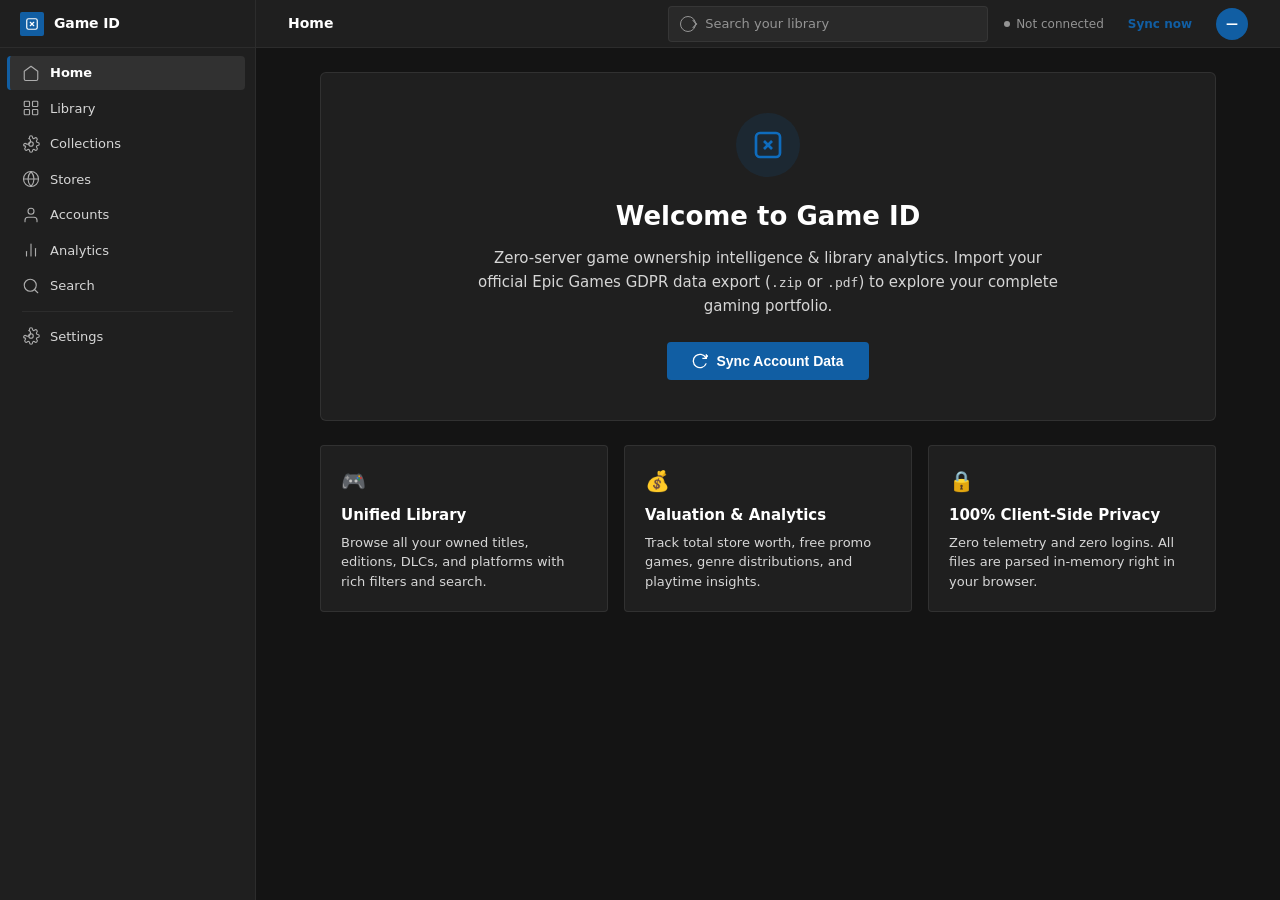
<file: index.html>
<!DOCTYPE html>
<html lang="en">
<head>
  <meta charset="UTF-8">
  <meta http-equiv="refresh" content="0; url=app/">
  <title>Game ID</title>
  <script>
    window.location.replace("app/" + window.location.hash);
  </script>
</head>
<body>
  <p>Redirecting to <a href="app/">Game ID Dashboard</a>...</p>
</body>
</html>
</file>
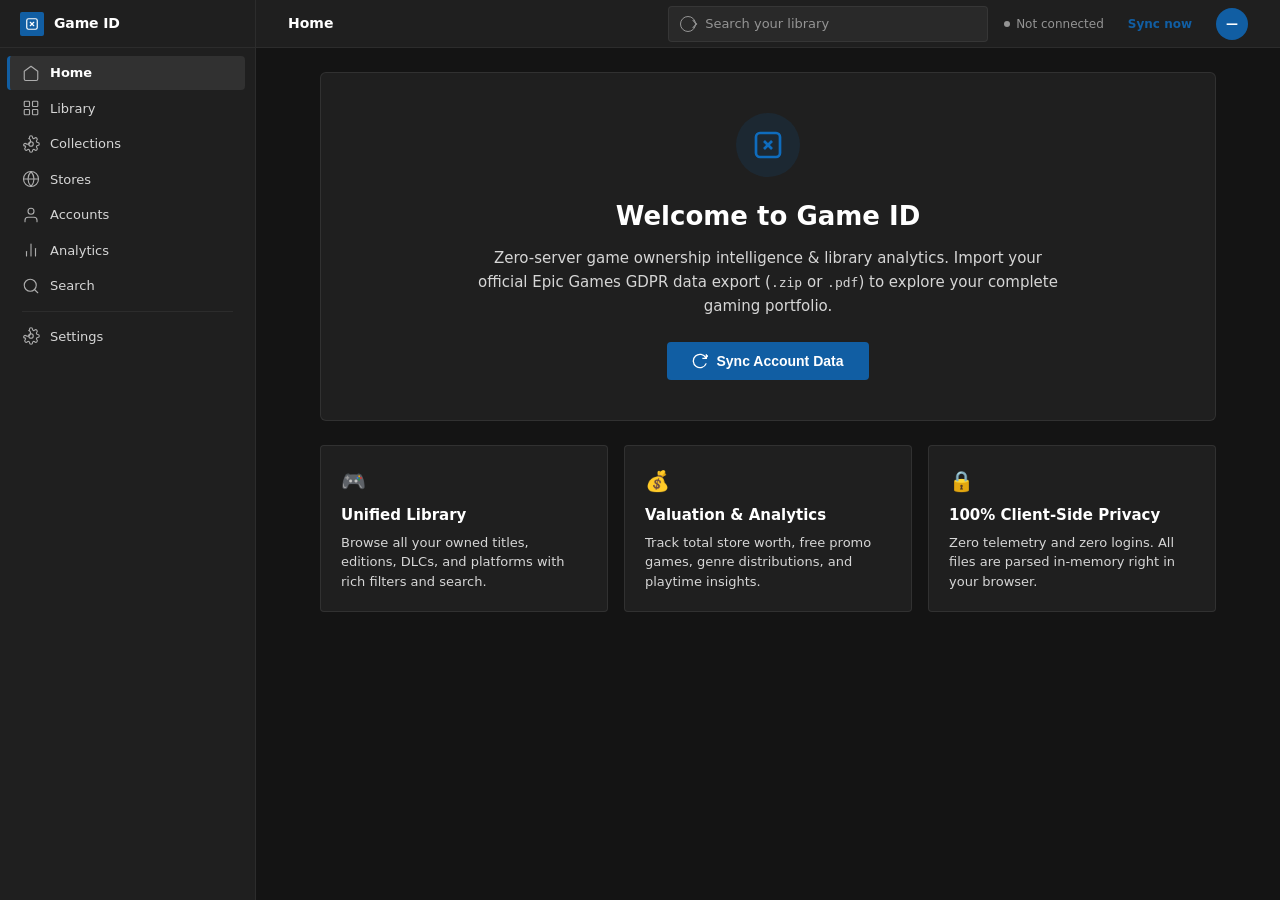
<file: app/index.html>
<!DOCTYPE html>
<html lang="en" data-theme="dark">
<head>
  <meta charset="UTF-8">
  <meta name="viewport" content="width=device-width, initial-scale=1.0">
  <title>Game ID</title>
  <link rel="stylesheet" href="theme.css">
  <link rel="stylesheet" href="index.css">
  <link rel="stylesheet" href="pages/home.css">
  <link rel="stylesheet" href="pages/library.css">
  <link rel="stylesheet" href="pages/game-detail.css">
  <link rel="stylesheet" href="pages/analytics.css">
  <link rel="stylesheet" href="pages/accounts.css">
  <link rel="stylesheet" href="pages/stores.css">
  <link rel="stylesheet" href="pages/collections.css">
  <link rel="stylesheet" href="pages/settings.css">
  <link rel="stylesheet" href="pages/search.css">
  <link rel="stylesheet" href="pages/sync-modal.css">
  <script src="vendor/jszip.min.js"></script>
  <script src="vendor/pdf.min.js"></script>
</head>
<body>
  <div id="app" class="app">
    <!-- ===== Sidebar ===== -->
    <aside class="sidebar">
      <div class="sidebar-brand">
        <div class="logo">
          <svg viewBox="0 0 24 24"><rect x="3" y="3" width="18" height="18" rx="3" ry="3"/><line x1="9" y1="9" x2="15" y2="15"/><line x1="15" y1="9" x2="9" y2="15"/></svg>
        </div>
        <span class="name">Game ID</span>
      </div>

      <nav class="nav">
        <a href="#home" class="nav-link active" data-route="home">
          <span class="nav-icon"><svg viewBox="0 0 24 24"><path d="M3 9.75L12 3l9 6.75V20a2 2 0 01-2 2H5a2 2 0 01-2-2V9.75z"/></svg></span>
          Home
        </a>
        <a href="#library" class="nav-link" data-route="library">
          <span class="nav-icon"><svg viewBox="0 0 24 24"><rect x="3" y="3" width="7" height="7" rx="1"/><rect x="14" y="3" width="7" height="7" rx="1"/><rect x="3" y="14" width="7" height="7" rx="1"/><rect x="14" y="14" width="7" height="7" rx="1"/></svg></span>
          Library
        </a>
        <a href="#collections" class="nav-link" data-route="collections">
          <span class="nav-icon"><svg viewBox="0 0 24 24"><circle cx="12" cy="12" r="3"/><path d="M19.4 15a1.65 1.65 0 00.33 1.82l.06.06a2 2 0 01-2.83 2.83l-.06-.06a1.65 1.65 0 00-1.82-.33 1.65 1.65 0 00-1 1.51V21a2 2 0 01-4 0v-.09A1.65 1.65 0 009 19.4a1.65 1.65 0 00-1.82.33l-.06.06a2 2 0 01-2.83-2.83l.06-.06A1.65 1.65 0 004.68 15a1.65 1.65 0 00-1.82-.33l-.06-.06a2 2 0 012.83-2.83l.06.06A1.65 1.65 0 009 4.68a1.65 1.65 0 001-1.51V3a2 2 0 014 0v.09a1.65 1.65 0 001 1.51 1.65 1.65 0 001.82-.33l.06-.06a2 2 0 012.83 2.83l-.06.06A1.65 1.65 0 0019.4 9a1.65 1.65 0 001.51 1H21a2 2 0 010 4h-.09a1.65 1.65 0 00-1.51 1z"/></svg></span>
          Collections
        </a>
        <a href="#stores" class="nav-link" data-route="stores">
          <span class="nav-icon"><svg viewBox="0 0 24 24"><circle cx="12" cy="12" r="10"/><path d="M2 12h20M12 2a15.3 15.3 0 014 10 15.3 15.3 0 01-4 10 15.3 15.3 0 01-4-10 15.3 15.3 0 014-10z"/></svg></span>
          Stores
        </a>
        <a href="#accounts" class="nav-link" data-route="accounts">
          <span class="nav-icon"><svg viewBox="0 0 24 24"><path d="M20 21v-2a4 4 0 00-4-4H8a4 4 0 00-4 4v2"/><circle cx="12" cy="7" r="4"/></svg></span>
          Accounts
        </a>
        <a href="#analytics" class="nav-link" data-route="analytics">
          <span class="nav-icon"><svg viewBox="0 0 24 24"><line x1="18" y1="20" x2="18" y2="10"/><line x1="12" y1="20" x2="12" y2="4"/><line x1="6" y1="20" x2="6" y2="14"/></svg></span>
          Analytics
        </a>
        <a href="#search" class="nav-link" data-route="search">
          <span class="nav-icon"><svg viewBox="0 0 24 24"><circle cx="11" cy="11" r="8"/><line x1="21" y1="21" x2="16.65" y2="16.65"/></svg></span>
          Search
        </a>

        <div class="nav-divider"></div>

        <a href="#settings" class="nav-link" data-route="settings">
          <span class="nav-icon"><svg viewBox="0 0 24 24"><circle cx="12" cy="12" r="3"/><path d="M19.4 15a1.65 1.65 0 00.33 1.82l.06.06a2 2 0 01-2.83 2.83l-.06-.06a1.65 1.65 0 00-1.82-.33 1.65 1.65 0 00-1 1.51V21a2 2 0 01-4 0v-.09A1.65 1.65 0 009 19.4a1.65 1.65 0 00-1.82.33l-.06.06a2 2 0 01-2.83-2.83l.06-.06A1.65 1.65 0 004.68 15a1.65 1.65 0 00-1.82-.33l-.06-.06a2 2 0 012.83-2.83l.06.06A1.65 1.65 0 009 4.68a1.65 1.65 0 001-1.51V3a2 2 0 014 0v.09a1.65 1.65 0 001 1.51 1.65 1.65 0 001.82-.33l.06-.06a2 2 0 012.83 2.83l-.06.06A1.65 1.65 0 0019.4 9a1.65 1.65 0 001.51 1H21a2 2 0 010 4h-.09a1.65 1.65 0 00-1.51 1z"/></svg></span>
          Settings
        </a>
      </nav>
    </aside>

    <!-- ===== Main ===== -->
    <main class="main">
      <header class="topbar">
        <div class="breadcrumb" id="breadcrumb">Home</div>
        <div class="topbar-right">
          <div class="topbar-search">
            <input type="text" id="topbar-search" placeholder="Search your library">
          </div>
          <div class="sync-status">
            <span class="sync-dot"></span>
            <span>Not connected</span>
          </div>
          <button class="sync-btn">Sync now</button>
          <div class="user-avatar" title="Account profile">—</div>
        </div>
      </header>
      <div class="content" id="content">
        <div class="loading"><div class="spinner"></div>Loading...</div>
      </div>
    </main>
  </div>

  <script type="module" src="app.js"></script>
</body>
</html>
</file>
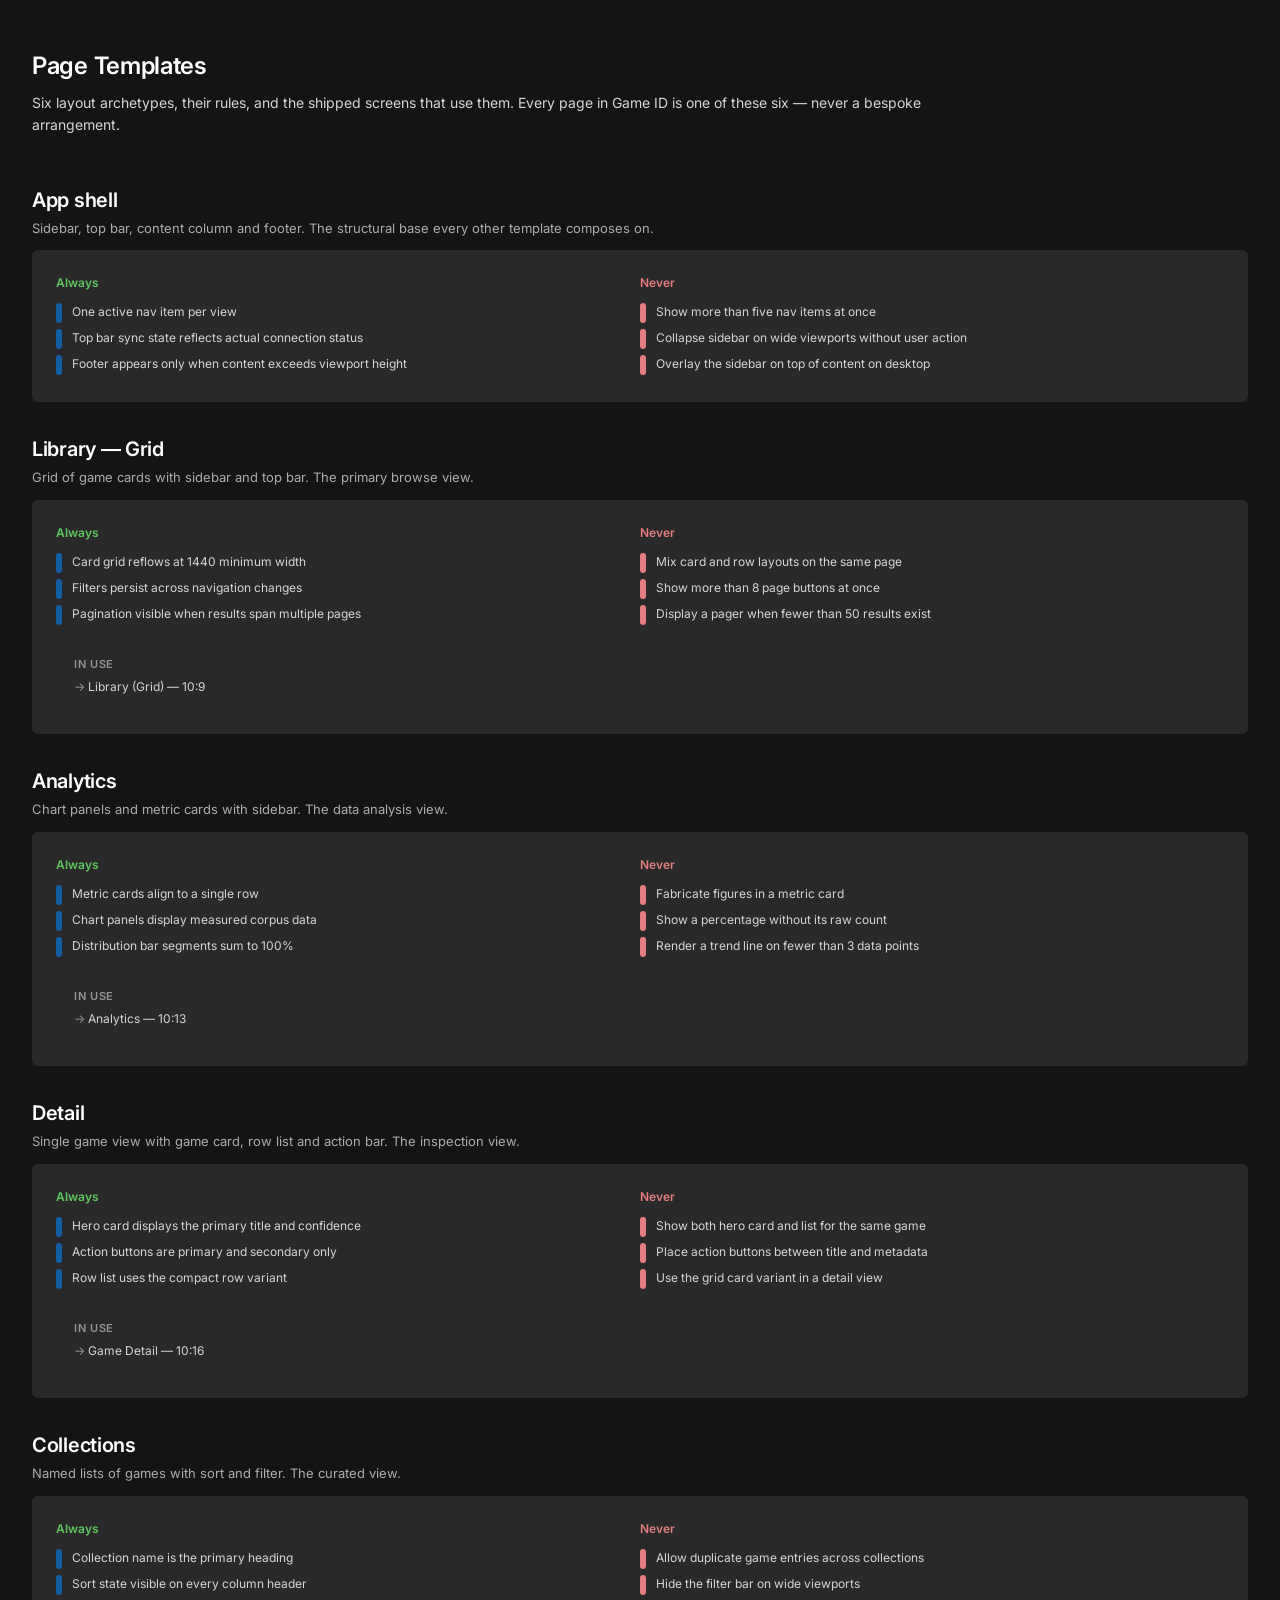
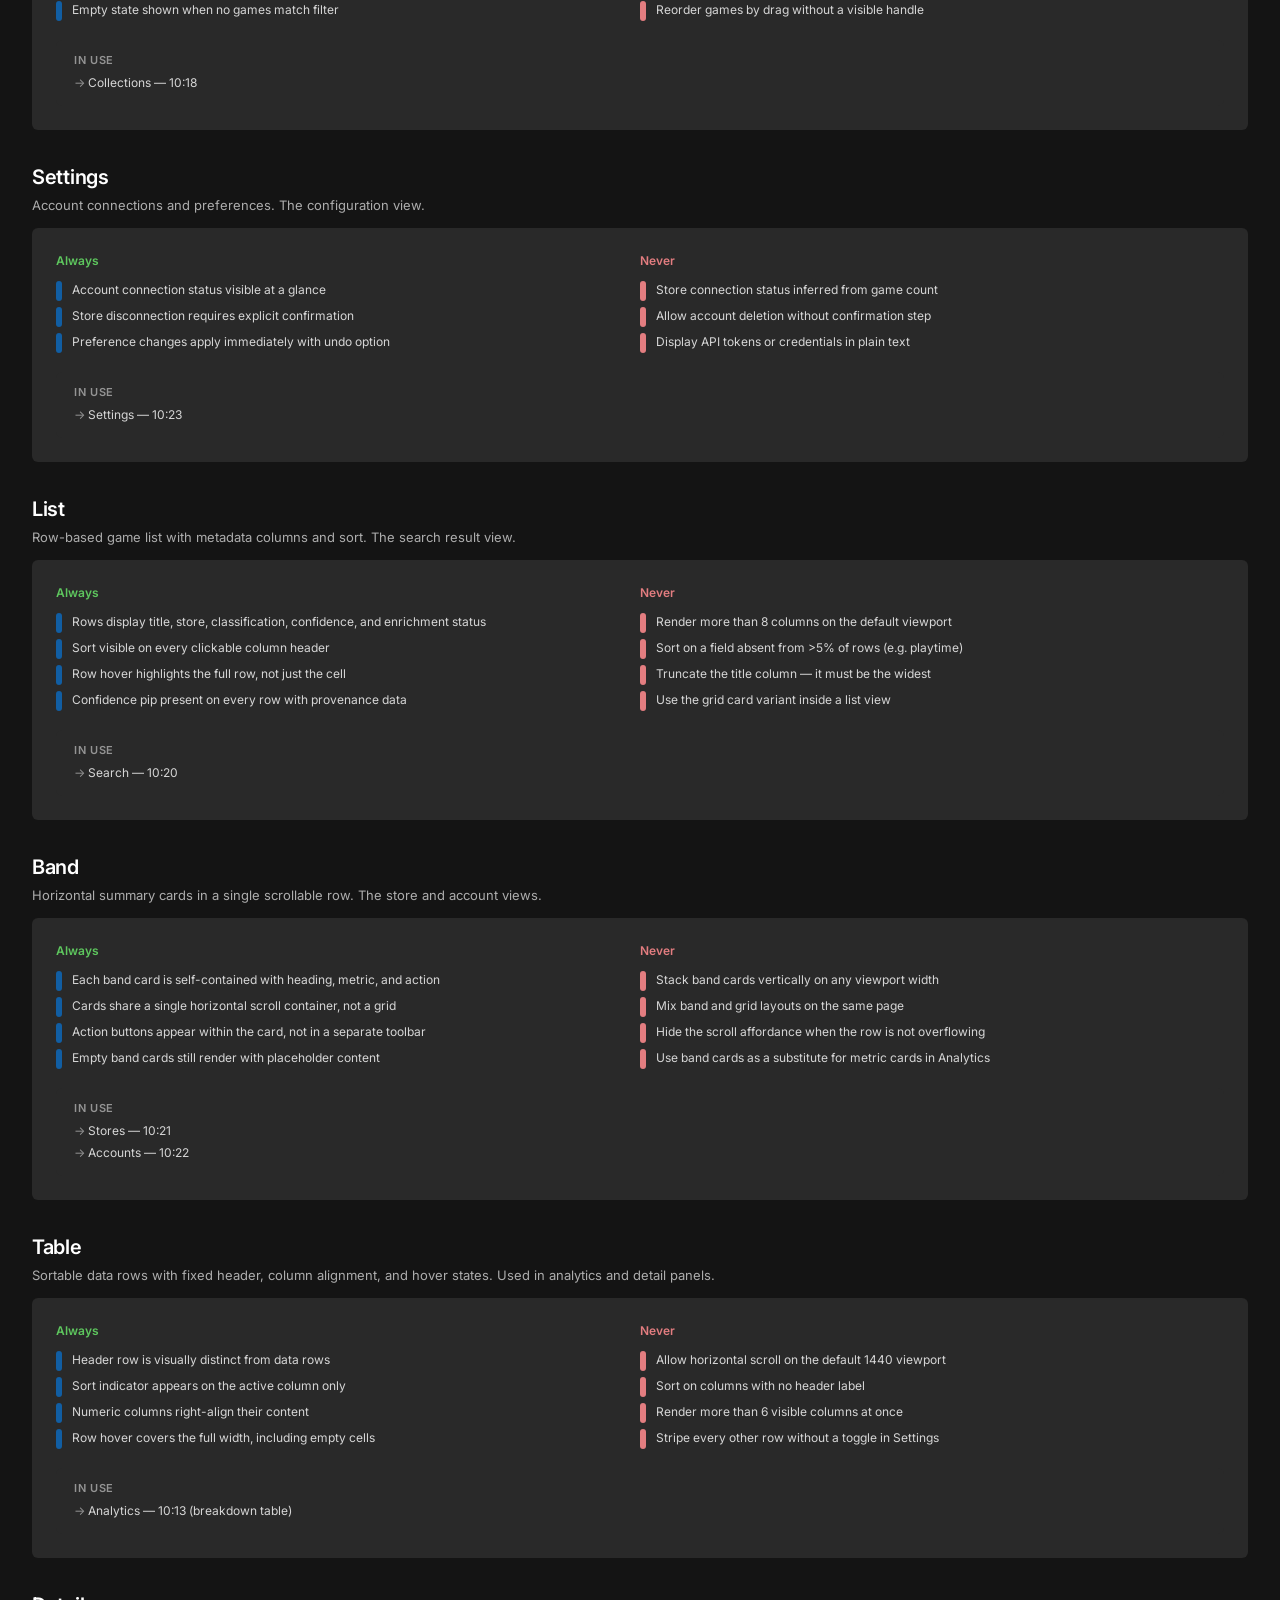
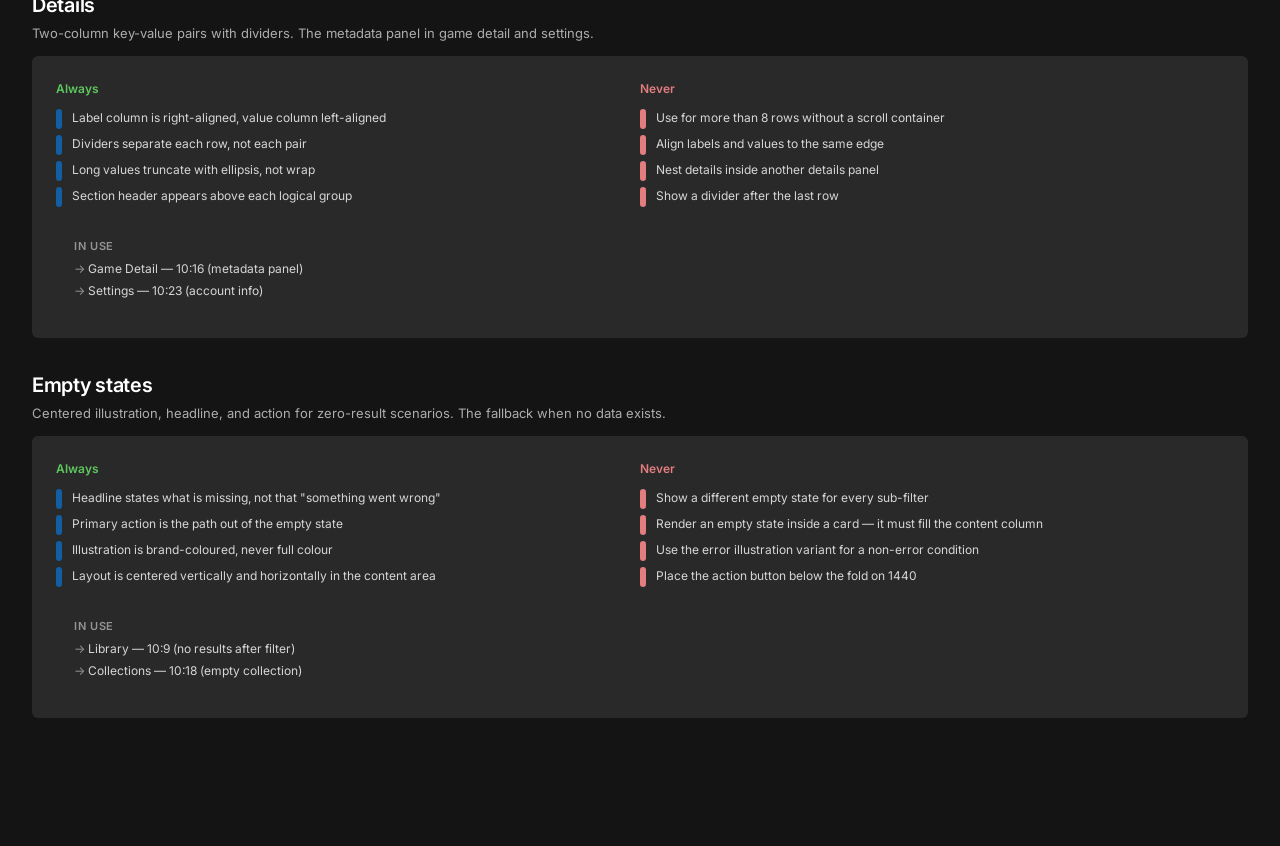
<file: p5-page-templates.html>
<!DOCTYPE html>
<html lang="en">
<head>
<meta charset="UTF-8">
<meta name="viewport" content="width=1920">
<title>P5 — Page Templates · Game ID Design System</title>
<style>
  @import url('https://fonts.googleapis.com/css2?family=Inter:wght@400;500;600&display=swap');

  :root {
    --bg-canvas: #141414;
    --bg-layer: #1f1f1f;
    --bg-subtle: #292929;
    --bg-hover: #2a2a2a;
    --bg-selected: #333333;
    --bg-disabled: #242424;
    --fg-primary: #ffffff;
    --fg-secondary: #d6d6d6;
    --fg-tertiary: #adadad;
    --fg-quaternary: #949494;
    --fg-disabled: #5c5c5c;
    --brand-rest: #115ea3;
    --brand-hover: #0f6cbd;
    --brand-pressed: #0f548c;
    --stroke-divider: rgba(255,255,255,0.06);
    --stroke-subtle: rgba(255,255,255,0.08);
    --stroke-default: #424242;
    --stroke-strong: #666666;
    --r-sm: 2px; --r-md: 4px; --r-lg: 6px; --r-xl: 8px; --r-circular: 9999px;
    --success: #5ec75e; --caution: #f2c661; --danger: #e37d80;
    --success-bg: #052505; --danger-bg: #3b0509;
    --page-max: 1560px; --page-gutter: 32px;
  }

  * { box-sizing: border-box; margin: 0; padding: 0; }

  body {
    font-family: 'Inter', -apple-system, sans-serif;
    font-size: 14px; line-height: 1.5;
    color: var(--fg-primary);
    background: var(--bg-canvas);
    -webkit-font-smoothing: antialiased;
  }

  .page {
    max-width: var(--page-max);
    margin: 0 auto;
    padding: 48px var(--page-gutter) 96px;
  }

  /* ---- Header ---- */
  .page-header { margin-bottom: 48px; }
  .page-title {
    font-size: 24px; font-weight: 600; color: var(--fg-primary);
    letter-spacing: -0.3px; margin-bottom: 8px;
  }
  .page-desc {
    font-size: 14px; color: var(--fg-secondary);
    max-width: 900px; line-height: 1.6;
  }

  /* ---- Sections ---- */
  .section { margin-bottom: 32px; }
  .section-head { margin-bottom: 12px; }
  .section-title {
    font-size: 20px; font-weight: 600; color: var(--fg-primary);
    letter-spacing: -0.3px; margin-bottom: 4px;
  }
  .section-desc {
    font-size: 13px; color: var(--fg-tertiary);
    max-width: 900px; line-height: 1.5;
  }

  .rules-frame {
    background: var(--bg-subtle);
    border-radius: var(--r-lg);
    padding: 24px;
  }

  .rule-cols {
    display: grid;
    grid-template-columns: 1fr 1fr;
    gap: 0;
  }

  .rule-col-header {
    font-size: 12px; font-weight: 600;
    margin-bottom: 8px; padding-bottom: 0;
  }
  .rule-col-header.always { color: var(--success); }
  .rule-col-header.never  { color: var(--danger); }

  .rule-list { list-style: none; }
  .rule-item {
    display: flex; align-items: flex-start; gap: 10px;
    padding: 3px 0; font-size: 12px; color: var(--fg-secondary);
    line-height: 1.5;
  }

  .bullet {
    width: 6px; height: 20px; border-radius: 3px;
    flex-shrink: 0; margin-top: 0;
  }
  .bullet.always { background: var(--brand-rest); }
  .bullet.never  { background: var(--danger); }

  /* ---- In-use ---- */
  .in-use {
    background: var(--bg-subtle);
    border-radius: var(--r-lg);
    padding: 12px 18px;
    margin-top: 16px;
  }
  .in-use-label {
    font-size: 11px; font-weight: 600;
    color: var(--fg-quaternary);
    text-transform: uppercase;
    letter-spacing: 0.06em;
    margin-bottom: 4px;
  }
  .in-use-ref {
    font-size: 12px; color: var(--fg-secondary);
    padding: 2px 0;
  }
  .in-use-ref::before {
    content: '→ ';
    color: var(--fg-quaternary);
  }
</style>
</head>
<body>
<div class="page">

  <!-- ===== HEADER ===== -->
  <div class="page-header">
    <h1 class="page-title">Page Templates</h1>
    <p class="page-desc">Six layout archetypes, their rules, and the shipped screens that use them. Every page in Game ID is one of these six — never a bespoke arrangement.</p>
  </div>

  <!-- ===== SECTION: App Shell ===== -->
  <div class="section">
    <div class="section-head">
      <h2 class="section-title">App shell</h2>
      <p class="section-desc">Sidebar, top bar, content column and footer. The structural base every other template composes on.</p>
    </div>
    <div class="rules-frame">
      <div class="rule-cols">
        <div>
          <div class="rule-col-header always">Always</div>
          <ul class="rule-list">
            <li class="rule-item"><span class="bullet always"></span>One active nav item per view</li>
            <li class="rule-item"><span class="bullet always"></span>Top bar sync state reflects actual connection status</li>
            <li class="rule-item"><span class="bullet always"></span>Footer appears only when content exceeds viewport height</li>
          </ul>
        </div>
        <div>
          <div class="rule-col-header never">Never</div>
          <ul class="rule-list">
            <li class="rule-item"><span class="bullet never"></span>Show more than five nav items at once</li>
            <li class="rule-item"><span class="bullet never"></span>Collapse sidebar on wide viewports without user action</li>
            <li class="rule-item"><span class="bullet never"></span>Overlay the sidebar on top of content on desktop</li>
          </ul>
        </div>
      </div>
    </div>
  </div>

  <!-- ===== SECTION: Library — Grid ===== -->
  <div class="section">
    <div class="section-head">
      <h2 class="section-title">Library — Grid</h2>
      <p class="section-desc">Grid of game cards with sidebar and top bar. The primary browse view.</p>
    </div>
    <div class="rules-frame">
      <div class="rule-cols">
        <div>
          <div class="rule-col-header always">Always</div>
          <ul class="rule-list">
            <li class="rule-item"><span class="bullet always"></span>Card grid reflows at 1440 minimum width</li>
            <li class="rule-item"><span class="bullet always"></span>Filters persist across navigation changes</li>
            <li class="rule-item"><span class="bullet always"></span>Pagination visible when results span multiple pages</li>
          </ul>
        </div>
        <div>
          <div class="rule-col-header never">Never</div>
          <ul class="rule-list">
            <li class="rule-item"><span class="bullet never"></span>Mix card and row layouts on the same page</li>
            <li class="rule-item"><span class="bullet never"></span>Show more than 8 page buttons at once</li>
            <li class="rule-item"><span class="bullet never"></span>Display a pager when fewer than 50 results exist</li>
          </ul>
        </div>
      </div>
      <div class="in-use">
        <div class="in-use-label">In use</div>
        <div class="in-use-ref">Library (Grid) — 10:9</div>
      </div>
    </div>
  </div>

  <!-- ===== SECTION: Analytics ===== -->
  <div class="section">
    <div class="section-head">
      <h2 class="section-title">Analytics</h2>
      <p class="section-desc">Chart panels and metric cards with sidebar. The data analysis view.</p>
    </div>
    <div class="rules-frame">
      <div class="rule-cols">
        <div>
          <div class="rule-col-header always">Always</div>
          <ul class="rule-list">
            <li class="rule-item"><span class="bullet always"></span>Metric cards align to a single row</li>
            <li class="rule-item"><span class="bullet always"></span>Chart panels display measured corpus data</li>
            <li class="rule-item"><span class="bullet always"></span>Distribution bar segments sum to 100%</li>
          </ul>
        </div>
        <div>
          <div class="rule-col-header never">Never</div>
          <ul class="rule-list">
            <li class="rule-item"><span class="bullet never"></span>Fabricate figures in a metric card</li>
            <li class="rule-item"><span class="bullet never"></span>Show a percentage without its raw count</li>
            <li class="rule-item"><span class="bullet never"></span>Render a trend line on fewer than 3 data points</li>
          </ul>
        </div>
      </div>
      <div class="in-use">
        <div class="in-use-label">In use</div>
        <div class="in-use-ref">Analytics — 10:13</div>
      </div>
    </div>
  </div>

  <!-- ===== SECTION: Detail ===== -->
  <div class="section">
    <div class="section-head">
      <h2 class="section-title">Detail</h2>
      <p class="section-desc">Single game view with game card, row list and action bar. The inspection view.</p>
    </div>
    <div class="rules-frame">
      <div class="rule-cols">
        <div>
          <div class="rule-col-header always">Always</div>
          <ul class="rule-list">
            <li class="rule-item"><span class="bullet always"></span>Hero card displays the primary title and confidence</li>
            <li class="rule-item"><span class="bullet always"></span>Action buttons are primary and secondary only</li>
            <li class="rule-item"><span class="bullet always"></span>Row list uses the compact row variant</li>
          </ul>
        </div>
        <div>
          <div class="rule-col-header never">Never</div>
          <ul class="rule-list">
            <li class="rule-item"><span class="bullet never"></span>Show both hero card and list for the same game</li>
            <li class="rule-item"><span class="bullet never"></span>Place action buttons between title and metadata</li>
            <li class="rule-item"><span class="bullet never"></span>Use the grid card variant in a detail view</li>
          </ul>
        </div>
      </div>
      <div class="in-use">
        <div class="in-use-label">In use</div>
        <div class="in-use-ref">Game Detail — 10:16</div>
      </div>
    </div>
  </div>

  <!-- ===== SECTION: Collections ===== -->
  <div class="section">
    <div class="section-head">
      <h2 class="section-title">Collections</h2>
      <p class="section-desc">Named lists of games with sort and filter. The curated view.</p>
    </div>
    <div class="rules-frame">
      <div class="rule-cols">
        <div>
          <div class="rule-col-header always">Always</div>
          <ul class="rule-list">
            <li class="rule-item"><span class="bullet always"></span>Collection name is the primary heading</li>
            <li class="rule-item"><span class="bullet always"></span>Sort state visible on every column header</li>
            <li class="rule-item"><span class="bullet always"></span>Empty state shown when no games match filter</li>
          </ul>
        </div>
        <div>
          <div class="rule-col-header never">Never</div>
          <ul class="rule-list">
            <li class="rule-item"><span class="bullet never"></span>Allow duplicate game entries across collections</li>
            <li class="rule-item"><span class="bullet never"></span>Hide the filter bar on wide viewports</li>
            <li class="rule-item"><span class="bullet never"></span>Reorder games by drag without a visible handle</li>
          </ul>
        </div>
      </div>
      <div class="in-use">
        <div class="in-use-label">In use</div>
        <div class="in-use-ref">Collections — 10:18</div>
      </div>
    </div>
  </div>

  <!-- ===== SECTION: Settings ===== -->
  <div class="section">
    <div class="section-head">
      <h2 class="section-title">Settings</h2>
      <p class="section-desc">Account connections and preferences. The configuration view.</p>
    </div>
    <div class="rules-frame">
      <div class="rule-cols">
        <div>
          <div class="rule-col-header always">Always</div>
          <ul class="rule-list">
            <li class="rule-item"><span class="bullet always"></span>Account connection status visible at a glance</li>
            <li class="rule-item"><span class="bullet always"></span>Store disconnection requires explicit confirmation</li>
            <li class="rule-item"><span class="bullet always"></span>Preference changes apply immediately with undo option</li>
          </ul>
        </div>
        <div>
          <div class="rule-col-header never">Never</div>
          <ul class="rule-list">
            <li class="rule-item"><span class="bullet never"></span>Store connection status inferred from game count</li>
            <li class="rule-item"><span class="bullet never"></span>Allow account deletion without confirmation step</li>
            <li class="rule-item"><span class="bullet never"></span>Display API tokens or credentials in plain text</li>
          </ul>
        </div>
      </div>
      <div class="in-use">
        <div class="in-use-label">In use</div>
        <div class="in-use-ref">Settings — 10:23</div>
      </div>
    </div>
  </div>

  <!-- ===== SECTION: List (NEW) ===== -->
  <div class="section">
    <div class="section-head">
      <h2 class="section-title">List</h2>
      <p class="section-desc">Row-based game list with metadata columns and sort. The search result view.</p>
    </div>
    <div class="rules-frame">
      <div class="rule-cols">
        <div>
          <div class="rule-col-header always">Always</div>
          <ul class="rule-list">
            <li class="rule-item"><span class="bullet always"></span>Rows display title, store, classification, confidence, and enrichment status</li>
            <li class="rule-item"><span class="bullet always"></span>Sort visible on every clickable column header</li>
            <li class="rule-item"><span class="bullet always"></span>Row hover highlights the full row, not just the cell</li>
            <li class="rule-item"><span class="bullet always"></span>Confidence pip present on every row with provenance data</li>
          </ul>
        </div>
        <div>
          <div class="rule-col-header never">Never</div>
          <ul class="rule-list">
            <li class="rule-item"><span class="bullet never"></span>Render more than 8 columns on the default viewport</li>
            <li class="rule-item"><span class="bullet never"></span>Sort on a field absent from &gt;5% of rows (e.g. playtime)</li>
            <li class="rule-item"><span class="bullet never"></span>Truncate the title column — it must be the widest</li>
            <li class="rule-item"><span class="bullet never"></span>Use the grid card variant inside a list view</li>
          </ul>
        </div>
      </div>
      <div class="in-use">
        <div class="in-use-label">In use</div>
        <div class="in-use-ref">Search — 10:20</div>
      </div>
    </div>
  </div>

  <!-- ===== SECTION: Band (NEW) ===== -->
  <div class="section">
    <div class="section-head">
      <h2 class="section-title">Band</h2>
      <p class="section-desc">Horizontal summary cards in a single scrollable row. The store and account views.</p>
    </div>
    <div class="rules-frame">
      <div class="rule-cols">
        <div>
          <div class="rule-col-header always">Always</div>
          <ul class="rule-list">
            <li class="rule-item"><span class="bullet always"></span>Each band card is self-contained with heading, metric, and action</li>
            <li class="rule-item"><span class="bullet always"></span>Cards share a single horizontal scroll container, not a grid</li>
            <li class="rule-item"><span class="bullet always"></span>Action buttons appear within the card, not in a separate toolbar</li>
            <li class="rule-item"><span class="bullet always"></span>Empty band cards still render with placeholder content</li>
          </ul>
        </div>
        <div>
          <div class="rule-col-header never">Never</div>
          <ul class="rule-list">
            <li class="rule-item"><span class="bullet never"></span>Stack band cards vertically on any viewport width</li>
            <li class="rule-item"><span class="bullet never"></span>Mix band and grid layouts on the same page</li>
            <li class="rule-item"><span class="bullet never"></span>Hide the scroll affordance when the row is not overflowing</li>
            <li class="rule-item"><span class="bullet never"></span>Use band cards as a substitute for metric cards in Analytics</li>
          </ul>
        </div>
      </div>
      <div class="in-use">
        <div class="in-use-label">In use</div>
        <div class="in-use-ref">Stores — 10:21</div>
        <div class="in-use-ref">Accounts — 10:22</div>
      </div>
    </div>
  </div>

  <!-- ===== SECTION: Table (NEW) ===== -->
  <div class="section">
    <div class="section-head">
      <h2 class="section-title">Table</h2>
      <p class="section-desc">Sortable data rows with fixed header, column alignment, and hover states. Used in analytics and detail panels.</p>
    </div>
    <div class="rules-frame">
      <div class="rule-cols">
        <div>
          <div class="rule-col-header always">Always</div>
          <ul class="rule-list">
            <li class="rule-item"><span class="bullet always"></span>Header row is visually distinct from data rows</li>
            <li class="rule-item"><span class="bullet always"></span>Sort indicator appears on the active column only</li>
            <li class="rule-item"><span class="bullet always"></span>Numeric columns right-align their content</li>
            <li class="rule-item"><span class="bullet always"></span>Row hover covers the full width, including empty cells</li>
          </ul>
        </div>
        <div>
          <div class="rule-col-header never">Never</div>
          <ul class="rule-list">
            <li class="rule-item"><span class="bullet never"></span>Allow horizontal scroll on the default 1440 viewport</li>
            <li class="rule-item"><span class="bullet never"></span>Sort on columns with no header label</li>
            <li class="rule-item"><span class="bullet never"></span>Render more than 6 visible columns at once</li>
            <li class="rule-item"><span class="bullet never"></span>Stripe every other row without a toggle in Settings</li>
          </ul>
        </div>
      </div>
      <div class="in-use">
        <div class="in-use-label">In use</div>
        <div class="in-use-ref">Analytics — 10:13 (breakdown table)</div>
      </div>
    </div>
  </div>

  <!-- ===== SECTION: Details (NEW) ===== -->
  <div class="section">
    <div class="section-head">
      <h2 class="section-title">Details</h2>
      <p class="section-desc">Two-column key-value pairs with dividers. The metadata panel in game detail and settings.</p>
    </div>
    <div class="rules-frame">
      <div class="rule-cols">
        <div>
          <div class="rule-col-header always">Always</div>
          <ul class="rule-list">
            <li class="rule-item"><span class="bullet always"></span>Label column is right-aligned, value column left-aligned</li>
            <li class="rule-item"><span class="bullet always"></span>Dividers separate each row, not each pair</li>
            <li class="rule-item"><span class="bullet always"></span>Long values truncate with ellipsis, not wrap</li>
            <li class="rule-item"><span class="bullet always"></span>Section header appears above each logical group</li>
          </ul>
        </div>
        <div>
          <div class="rule-col-header never">Never</div>
          <ul class="rule-list">
            <li class="rule-item"><span class="bullet never"></span>Use for more than 8 rows without a scroll container</li>
            <li class="rule-item"><span class="bullet never"></span>Align labels and values to the same edge</li>
            <li class="rule-item"><span class="bullet never"></span>Nest details inside another details panel</li>
            <li class="rule-item"><span class="bullet never"></span>Show a divider after the last row</li>
          </ul>
        </div>
      </div>
      <div class="in-use">
        <div class="in-use-label">In use</div>
        <div class="in-use-ref">Game Detail — 10:16 (metadata panel)</div>
        <div class="in-use-ref">Settings — 10:23 (account info)</div>
      </div>
    </div>
  </div>

  <!-- ===== SECTION: Empty States (NEW) ===== -->
  <div class="section">
    <div class="section-head">
      <h2 class="section-title">Empty states</h2>
      <p class="section-desc">Centered illustration, headline, and action for zero-result scenarios. The fallback when no data exists.</p>
    </div>
    <div class="rules-frame">
      <div class="rule-cols">
        <div>
          <div class="rule-col-header always">Always</div>
          <ul class="rule-list">
            <li class="rule-item"><span class="bullet always"></span>Headline states what is missing, not that "something went wrong"</li>
            <li class="rule-item"><span class="bullet always"></span>Primary action is the path out of the empty state</li>
            <li class="rule-item"><span class="bullet always"></span>Illustration is brand-coloured, never full colour</li>
            <li class="rule-item"><span class="bullet always"></span>Layout is centered vertically and horizontally in the content area</li>
          </ul>
        </div>
        <div>
          <div class="rule-col-header never">Never</div>
          <ul class="rule-list">
            <li class="rule-item"><span class="bullet never"></span>Show a different empty state for every sub-filter</li>
            <li class="rule-item"><span class="bullet never"></span>Render an empty state inside a card — it must fill the content column</li>
            <li class="rule-item"><span class="bullet never"></span>Use the error illustration variant for a non-error condition</li>
            <li class="rule-item"><span class="bullet never"></span>Place the action button below the fold on 1440</li>
          </ul>
        </div>
      </div>
      <div class="in-use">
        <div class="in-use-label">In use</div>
        <div class="in-use-ref">Library — 10:9 (no results after filter)</div>
        <div class="in-use-ref">Collections — 10:18 (empty collection)</div>
      </div>
    </div>
  </div>

</div>
</body>
</html>
</file>
<file: app/theme.css>
/* ==========================================================================
   Game ID — Fluent 2 Design Tokens
   Dark primary, Light fully supported via data-theme attribute.
   All values from DESIGN_SYSTEM.md § Variables & § Semantic colour ladder.
   ========================================================================== */

/* ---- Primitives ---------------------------------------------------------- */
:root {
  --alpha-white-04: rgba(255,255,255,0.04);
  --alpha-white-06: rgba(255,255,255,0.06);
  --alpha-white-08: rgba(255,255,255,0.08);
  --alpha-white-12: rgba(255,255,255,0.12);
  --alpha-white-16: rgba(255,255,255,0.16);
  --alpha-black-04: rgba(0,0,0,0.04);
  --alpha-black-06: rgba(0,0,0,0.06);
  --alpha-black-08: rgba(0,0,0,0.08);
  --alpha-black-12: rgba(0,0,0,0.12);
}

/* ---- Dark (default) ------------------------------------------------------ */
[data-theme="dark"], :root {
  --bg-canvas: #141414;
  --bg-layer: #1f1f1f;
  --bg-subtle: #292929;
  --bg-layer-hover: #292929;
  --bg-layer-selected: #333333;
  --bg-disabled: #242424;
  --bg-media: #767676;
  --bg-chip: rgba(255,255,255,0.08);
  --bg-nav-hover: rgba(255,255,255,0.08);
  --bg-overlay-hover: rgba(255,255,255,0.08);
  --bg-skeleton: rgba(255,255,255,0.12);

  --fg-primary: #ffffff;
  --fg-secondary: #d6d6d6;
  --fg-tertiary: #adadad;
  --fg-quaternary: #949494;
  --fg-disabled: #5c5c5c;

  --brand-rest: #115ea3;
  --brand-hover: #0f6cbd;
  --brand-pressed: #0f548c;
  --brand-selected: #77b7f7;

  --stroke-divider: rgba(255,255,255,0.06);
  --stroke-subtle: rgba(255,255,255,0.08);
  --stroke-default: #424242;
  --stroke-strong: #666666;
  --stroke-control: #767676;
  --stroke-focus-outer: #ffffff;
  --stroke-focus-inner: #141414;

  --status-success-fg: #5ec75e;
  --status-caution-fg: #f2c661;
  --status-danger-fg: #e37d80;
  --status-danger-fg-strong: #efa3a6;
  --status-info-fg: #479ef5;

  --conf-high: #5ec75e;
  --conf-medium: #f2c661;
  --conf-low: #efa3a6;
  --conf-empty: #767676;

  --scrollbar-thumb: rgba(255,255,255,0.15);
  --scrollbar-thumb-hover: rgba(255,255,255,0.22);
}

/* ---- Light --------------------------------------------------------------- */
[data-theme="light"] {
  --bg-canvas: #f0f0f0;
  --bg-layer: #ffffff;
  --bg-subtle: #e6e6e6;
  --bg-layer-hover: #fafafa;
  --bg-layer-selected: #d6d6d6;
  --bg-disabled: #f0f0f0;
  --bg-media: #767676;
  --bg-chip: rgba(0,0,0,0.06);
  --bg-nav-hover: rgba(0,0,0,0.06);
  --bg-overlay-hover: rgba(0,0,0,0.06);
  --bg-skeleton: rgba(0,0,0,0.12);

  --fg-primary: #1f1f1f;
  --fg-secondary: #424242;
  --fg-tertiary: #5c5c5c;
  --fg-quaternary: #666666;
  --fg-disabled: #adadad;

  --brand-rest: #0f6cbd;
  --brand-hover: #115ea3;
  --brand-pressed: #0f548c;
  --brand-selected: #115ea3;

  --stroke-divider: rgba(0,0,0,0.06);
  --stroke-subtle: rgba(0,0,0,0.08);
  --stroke-default: #d6d6d6;
  --stroke-strong: #767676;
  --stroke-control: #767676;
  --stroke-focus-outer: #1f1f1f;
  --stroke-focus-inner: #ffffff;

  --status-success-fg: #107c10;
  --status-caution-fg: #835b00;
  --status-danger-fg: #d13438;
  --status-danger-fg-strong: #a4262c;
  --status-info-fg: #0f6cbd;

  --conf-high: #0c5e0c;
  --conf-medium: #4c3600;
  --conf-low: #751d21;
  --conf-empty: #767676;

  --scrollbar-thumb: rgba(0,0,0,0.15);
  --scrollbar-thumb-hover: rgba(0,0,0,0.22);
}

/* ---- Shared spacing ------------------------------------------------------ */
:root {
  --xxs: 2px;  --xs: 4px;  --snudge: 6px;  --s: 8px;
  --m: 12px;  --mnudge: 10px;  --l: 16px;  --xl: 20px;  --xxl: 24px;  --xxxl: 32px;
  --4xl: 40px;  --5xl: 48px;  --6xl: 64px;
}

/* ---- Radius -------------------------------------------------------------- */
:root {
  --r-none: 0;  --r-sm: 2px;  --r-md: 4px;  --r-lg: 6px;
  --r-xl: 8px;  --r-circular: 9999px;
}

/* ---- Type ----------------------------------------------------------------- */
:root {
  --font-sans: "Inter", system-ui, -apple-system, sans-serif;
  --font-mono: "JetBrains Mono", "Cascadia Code", monospace;
  --micro: 10px/14px "Inter";
  --caption: 12px/16px "Inter";
  --caption-strong: 12px/16px "Inter" 600;
  --body: 14px/20px "Inter";
  --body-strong: 14px/20px "Inter" 600;
  --subtitle: 16px/22px "Inter" 600;
  --title: 20px/28px "Inter" 600;
}

/* ---- Motion -------------------------------------------------------------- */
:root {
  --ease-standard: cubic-bezier(0.4,0,0.2,1);
  --ease-decelerate: cubic-bezier(0,0,0,1);
  --ease-accelerate: cubic-bezier(1,0,1,1);
  --t-faster: 50ms;
  --t-fast: 100ms;
  --t-normal: 200ms;
  --t-slow: 300ms;
  --t-slower: 500ms;
  --duration-pulse: 3000ms;
}

/* ---- Layout -------------------------------------------------------------- */
:root {
  --sidebar-w: 256px;
  --topbar-h: 48px;
  --page-max: 1560px;
  --page-gutter: 32px;
}
</file>
<file: app/index.css>
/* ==========================================================================
   Game ID — Layout & Components
   Fluent 2 design language. All tokens sourced from theme.css.
   Matches Figma file 00QEeirxnqT4Zg829aeDVZ
   ========================================================================== */

* { box-sizing: border-box; margin: 0; padding: 0; }

body {
  font-family: var(--font-sans);
  font-size: 14px;
  line-height: 1.5;
  color: var(--fg-primary);
  background: var(--bg-canvas);
  overflow: hidden;
  -webkit-font-smoothing: antialiased;
}

/* ---- App shell ----------------------------------------------------------- */
.app {
  display: flex;
  height: 100vh;
  width: 100vw;
  overflow: hidden;
}

/* ---- Sidebar ------------------------------------------------------------- */
.sidebar {
  width: var(--sidebar-w);
  background: var(--bg-layer);
  border-right: 1px solid var(--stroke-divider);
  display: flex;
  flex-direction: column;
  flex-shrink: 0;
  z-index: 10;
}

.sidebar-brand {
  height: var(--topbar-h);
  display: flex;
  align-items: center;
  padding: 0 20px;
  border-bottom: 1px solid var(--stroke-divider);
  gap: 10px;
}

.sidebar-brand .logo {
  width: 24px; height: 24px;
  border-radius: var(--r-sm);
  background: var(--brand-rest);
  display: flex; align-items: center; justify-content: center;
}

.sidebar-brand .logo svg {
  width: 14px; height: 14px;
  fill: none;
  stroke: #fff;
  stroke-width: 2;
  stroke-linecap: round;
  stroke-linejoin: round;
}

.sidebar-brand .name {
  font-size: 14px;
  font-weight: 600;
  color: var(--fg-primary);
  letter-spacing: -0.01em;
}

/* ---- Nav ----------------------------------------------------------------- */
.nav {
  flex: 1;
  padding: 8px 10px;
  overflow-y: auto;
}

.nav-label {
  font-size: 11px;
  font-weight: 600;
  color: var(--fg-quaternary);
  text-transform: uppercase;
  letter-spacing: 0.06em;
  padding: 4px 12px 8px;
}

.nav-divider {
  height: 1px;
  background: var(--stroke-divider);
  margin: 8px 12px;
}

.nav-link {
  display: flex;
  align-items: center;
  gap: 10px;
  padding: 7px 12px;
  margin-bottom: 2px;
  color: var(--fg-secondary);
  text-decoration: none;
  border-radius: var(--r-md);
  transition: all var(--t-fast) var(--ease-standard);
  font-size: 13px;
  font-weight: 500;
  cursor: pointer;
  border-left: 3px solid transparent;
  margin-left: -3px;
}

.nav-link:hover {
  background: var(--bg-nav-hover);
  color: var(--fg-primary);
}

.nav-link.active {
  background: var(--bg-nav-hover);
  color: var(--fg-primary);
  font-weight: 600;
  border-left-color: var(--brand-rest);
}

.nav-icon {
  width: 18px;
  height: 18px;
  display: flex;
  align-items: center;
  justify-content: center;
  flex-shrink: 0;
  color: var(--fg-tertiary);
}

.nav-item.active .nav-icon {
  color: var(--fg-primary);
}

.nav-icon svg {
  width: 18px;
  height: 18px;
  fill: none;
  stroke: currentColor;
  stroke-width: 1.5;
  stroke-linecap: round;
  stroke-linejoin: round;
}

.nav-count {
  margin-left: auto;
  font-size: 11px;
  font-weight: 600;
  color: var(--fg-tertiary);
  background: var(--bg-subtle);
  padding: 1px 8px;
  border-radius: var(--r-circular);
  min-width: 24px;
  text-align: center;
}

.nav-item.active .nav-count {
  color: var(--fg-secondary);
}

/* ---- Main area ----------------------------------------------------------- */
.main {
  flex: 1;
  display: flex;
  flex-direction: column;
  overflow: hidden;
  min-width: 0;
}

/* ---- Top Bar ------------------------------------------------------------- */
.topbar {
  height: var(--topbar-h);
  display: flex;
  align-items: center;
  justify-content: space-between;
  padding: 0 var(--page-gutter);
  background: var(--bg-layer);
  border-bottom: 1px solid var(--stroke-divider);
  flex-shrink: 0;
}

.breadcrumb {
  font-size: 14px;
  font-weight: 600;
  color: var(--fg-primary);
}

.topbar-right {
  display: flex;
  align-items: center;
  gap: 16px;
}

.sync-status {
  display: flex;
  align-items: center;
  gap: 6px;
  font-size: 12px;
  color: var(--fg-tertiary);
}

.sync-dot {
  width: 6px;
  height: 6px;
  border-radius: var(--r-circular);
  background: var(--status-success-fg);
}

.sync-btn {
  font-family: var(--font-sans);
  font-size: 12px;
  font-weight: 600;
  color: var(--brand-rest);
  background: none;
  border: none;
  cursor: pointer;
  padding: 4px 8px;
  border-radius: var(--r-sm);
  transition: background var(--t-fast);
}

.sync-btn:hover {
  background: rgba(15,108,189,0.08);
}

.topbar-search {
  width: 320px;
  position: relative;
}

.topbar-search input {
  width: 100%;
  height: 36px;
  padding: 0 12px 0 36px;
  font-family: var(--font-sans);
  font-size: 13px;
  color: var(--fg-primary);
  background: var(--bg-subtle);
  border: 1px solid var(--stroke-divider);
  border-radius: var(--r-md);
  outline: none;
  transition: border-color var(--t-fast);
}

.topbar-search input:focus {
  border-color: var(--brand-rest);
}

.topbar-search input::placeholder { color: var(--fg-quaternary); }

.topbar-search::before {
  content: "";
  position: absolute;
  left: 12px;
  top: 50%;
  transform: translateY(-50%);
  width: 14px;
  height: 14px;
  border: 1.5px solid var(--fg-quaternary);
  border-radius: var(--r-circular);
  pointer-events: none;
}

.topbar-search::after {
  content: "";
  position: absolute;
  left: 22px;
  top: calc(50% - 3px);
  width: 5px;
  height: 5px;
  border-right: 1.5px solid var(--fg-quaternary);
  border-top: 1.5px solid var(--fg-quaternary);
  transform: rotate(45deg);
  pointer-events: none;
}

.user-avatar {
  width: 32px;
  height: 32px;
  border-radius: var(--r-circular);
  background: var(--brand-rest);
  color: #fff;
  font-size: 12px;
  font-weight: 600;
  display: flex;
  align-items: center;
  justify-content: center;
  cursor: pointer;
  flex-shrink: 0;
}

/* ---- Content ------------------------------------------------------------- */
.content {
  flex: 1;
  overflow-y: auto;
  overflow-x: hidden;
  background: var(--bg-canvas);
}

.page {
  max-width: var(--page-max);
  margin: 0 auto;
  padding: var(--page-gutter);
  padding-bottom: 64px;
}

.page-header {
  margin-bottom: 20px;
}

.page-title {
  font-size: 20px;
  font-weight: 600;
  color: var(--fg-primary);
  letter-spacing: -0.01em;
}

.page-subtitle {
  font-size: 13px;
  color: var(--fg-tertiary);
  margin-top: 2px;
}

/* ---- Loading ------------------------------------------------------------- */
.loading {
  display: flex;
  flex-direction: column;
  align-items: center;
  justify-content: center;
  height: 60vh;
  gap: 16px;
  color: var(--fg-tertiary);
  font-size: 14px;
}

.spinner {
  width: 32px; height: 32px;
  border: 2.5px solid var(--stroke-subtle);
  border-top-color: var(--brand-rest);
  border-radius: var(--r-circular);
  animation: spin 0.8s linear infinite;
}

@keyframes spin { to { transform: rotate(360deg); } }

/* ---- Filter bar (horizontal chips) --------------------------------------- */
.filter-bar {
  display: flex;
  align-items: center;
  gap: 10px;
  margin-bottom: 20px;
}

.chip-select {
  display: inline-flex;
  align-items: center;
  gap: 6px;
  height: 32px;
  padding: 0 12px;
  font-family: var(--font-sans);
  font-size: 12px;
  font-weight: 600;
  color: var(--fg-primary);
  background: var(--bg-chip);
  border: 1px solid var(--stroke-divider);
  border-radius: var(--r-circular);
  cursor: pointer;
  transition: all var(--t-fast) var(--ease-standard);
  appearance: none;
  -webkit-appearance: none;
  background-image: url("data:image/svg+xml,%3Csvg xmlns='http://www.w3.org/2000/svg' width='10' height='10' viewBox='0 0 10 10' fill='none'%3E%3Cpath d='M2 4l3 3 3-3' stroke='%23949494' stroke-width='1.5' stroke-linecap='round'/%3E%3C/svg%3E");
  background-repeat: no-repeat;
  background-position: right 8px center;
  padding-right: 24px;
}

.chip-select:hover {
  border-color: var(--stroke-subtle);
}

.chip-select:focus {
  border-color: var(--brand-rest);
}

.sort-chip {
  margin-left: auto;
}

.filter-spacer {
  flex: 1;
}

/* ---- Cards --------------------------------------------------------------- */
.card {
  background: var(--bg-layer);
  border: 1px solid var(--stroke-divider);
  border-radius: var(--r-lg);
  transition: border-color var(--t-fast) var(--ease-standard);
}

.card-interactive:hover {
  border-color: var(--stroke-subtle);
}

/* ---- Section ------------------------------------------------------------- */
.section {
  margin-bottom: 28px;
}

.section-header {
  display: flex;
  align-items: center;
  justify-content: space-between;
  margin-bottom: 16px;
}

.section-title {
  font-size: 16px;
  font-weight: 600;
  color: var(--fg-primary);
}

/* ---- KPI ----------------------------------------------------------------- */
.kpi-grid {
  display: grid;
  grid-template-columns: repeat(auto-fill, minmax(220px, 1fr));
  gap: 16px;
  margin-bottom: 28px;
}

.kpi-card {
  background: var(--bg-layer);
  border: 1px solid var(--stroke-divider);
  border-radius: var(--r-lg);
  padding: 20px;
  display: flex;
  align-items: flex-start;
  gap: 14px;
}

.kpi-icon {
  width: 36px; height: 36px;
  border-radius: var(--r-md);
  display: flex;
  align-items: center;
  justify-content: center;
  font-size: 18px;
  flex-shrink: 0;
}

.kpi-icon.brand { background: rgba(15,108,189,0.12); }
.kpi-icon.success { background: rgba(16,124,16,0.10); }
.kpi-icon.caution { background: rgba(131,91,0,0.10); }
.kpi-icon.info { background: rgba(15,108,189,0.10); }
.kpi-icon.danger { background: rgba(209,52,56,0.10); }

.kpi-body { flex: 1; min-width: 0; }
.kpi-label {
  font-size: 12px;
  font-weight: 600;
  color: var(--fg-tertiary);
  text-transform: uppercase;
  letter-spacing: 0.04em;
  margin-bottom: 4px;
}
.kpi-value {
  font-size: 24px;
  font-weight: 600;
  color: var(--fg-primary);
  letter-spacing: -0.02em;
  line-height: 1.2;
}
.kpi-sub {
  font-size: 12px;
  color: var(--fg-tertiary);
  margin-top: 4px;
}

/* ---- Table --------------------------------------------------------------- */
.table-wrap {
  overflow-x: auto;
  border: 1px solid var(--stroke-divider);
  border-radius: var(--r-lg);
  background: var(--bg-layer);
}

table {
  width: 100%;
  border-collapse: collapse;
  font-size: 13px;
}

th {
  text-align: left;
  padding: 10px 16px;
  font-size: 12px;
  font-weight: 600;
  color: var(--fg-tertiary);
  text-transform: uppercase;
  letter-spacing: 0.03em;
  border-bottom: 1px solid var(--stroke-divider);
  white-space: nowrap;
  user-select: none;
}

td {
  padding: 10px 16px;
  border-bottom: 1px solid var(--stroke-divider);
  color: var(--fg-secondary);
  vertical-align: middle;
}

tr:last-child td { border-bottom: none; }

tr.clickable { cursor: pointer; }
tr.clickable:hover td { background: var(--bg-layer-hover); }

/* ---- Empty state --------------------------------------------------------- */
.empty-state {
  display: flex;
  flex-direction: column;
  align-items: center;
  justify-content: center;
  padding: 64px 32px;
  text-align: center;
}

.empty-state-icon {
  font-size: 40px;
  margin-bottom: 16px;
  opacity: 0.6;
}

.empty-state-title {
  font-size: 16px;
  font-weight: 600;
  color: var(--fg-primary);
  margin-bottom: 8px;
}

.empty-state-body {
  font-size: 13px;
  color: var(--fg-tertiary);
  max-width: 400px;
}

/* ---- Buttons ------------------------------------------------------------- */
.btn {
  display: inline-flex;
  align-items: center;
  justify-content: center;
  gap: 8px;
  height: 36px;
  padding: 0 20px;
  font-family: var(--font-sans);
  font-size: 13px;
  font-weight: 600;
  border-radius: var(--r-md);
  cursor: pointer;
  transition: all var(--t-fast) var(--ease-standard);
  border: 1px solid transparent;
  text-decoration: none;
}

.btn-primary {
  background: var(--brand-rest);
  color: #fff;
  border-color: var(--brand-rest);
}

.btn-primary:hover {
  background: var(--brand-hover);
  border-color: var(--brand-hover);
}

.btn-secondary {
  background: transparent;
  color: var(--fg-primary);
  border-color: var(--stroke-default);
}

.btn-secondary:hover {
  background: var(--bg-nav-hover);
  border-color: var(--stroke-strong);
}

/* ---- Badges -------------------------------------------------------------- */
.badge {
  display: inline-flex;
  align-items: center;
  padding: 2px 10px;
  font-size: 11px;
  font-weight: 600;
  border-radius: var(--r-circular);
  white-space: nowrap;
}

.badge-brand { background: rgba(15,108,189,0.12); color: var(--brand-hover); }
.badge-success { background: rgba(16,124,16,0.10); color: var(--status-success-fg); }
.badge-caution { background: rgba(131,91,0,0.10); color: var(--status-caution-fg); }
.badge-danger  { background: rgba(209,52,56,0.10); color: var(--status-danger-fg); }
.badge-neutral { background: var(--bg-chip); color: var(--fg-tertiary); }

/* ---- Confidence pips ----------------------------------------------------- */
.conf-pip {
  display: inline-flex;
  gap: 3px;
}

.conf-pip-dot {
  width: 8px; height: 8px;
  border-radius: var(--r-circular);
}

.conf-pip-dot.filled-high { background: var(--conf-high); }
.conf-pip-dot.filled-medium { background: var(--conf-medium); }
.conf-pip-dot.filled-low { background: var(--conf-low); }
.conf-pip-dot.empty { background: var(--conf-empty); }

/* ---- Bar chart ----------------------------------------------------------- */
.bar-chart { list-style: none; }

.bar-item {
  display: flex;
  align-items: center;
  gap: 12px;
  margin-bottom: 10px;
}

.bar-label {
  font-size: 12px;
  color: var(--fg-secondary);
  width: 110px;
  flex-shrink: 0;
  overflow: hidden;
  text-overflow: ellipsis;
  white-space: nowrap;
}

.bar-track {
  flex: 1;
  height: 6px;
  background: var(--bg-subtle);
  border-radius: var(--r-circular);
  overflow: hidden;
  min-width: 0;
}

.bar-fill {
  height: 100%;
  background: var(--brand-rest);
  border-radius: var(--r-circular);
  transition: width var(--t-normal) var(--ease-decelerate);
  min-width: 0;
}

.bar-value {
  font-size: 12px;
  font-weight: 600;
  color: var(--fg-tertiary);
  width: 36px;
  text-align: right;
  flex-shrink: 0;
}

/* ---- Data list ----------------------------------------------------------- */
.data-list { list-style: none; }

.data-list li {
  display: flex;
  justify-content: space-between;
  align-items: center;
  padding: 10px 0;
  border-bottom: 1px solid var(--stroke-divider);
  font-size: 13px;
}

.data-list li:last-child { border-bottom: none; }
.data-list li span:first-child { color: var(--fg-secondary); }
.data-list li span:last-child { color: var(--fg-primary); font-weight: 500; }

/* ---- Misc ---------------------------------------------------------------- */
.text-primary   { color: var(--fg-primary); }
.text-secondary { color: var(--fg-secondary); }
.text-tertiary  { color: var(--fg-tertiary); }
.text-quaternary { color: var(--fg-quaternary); }
.text-brand     { color: var(--brand-rest); }
.text-success   { color: var(--status-success-fg); }
.text-caution   { color: var(--status-caution-fg); }
.text-danger    { color: var(--status-danger-fg); }
.text-mono      { font-family: var(--font-mono); font-size: 12px; }
.text-muted     { color: var(--fg-tertiary); }

.divider {
  height: 1px;
  background: var(--stroke-divider);
  margin: 16px 0;
}

/* ---- Scrollbar ----------------------------------------------------------- */
::-webkit-scrollbar { width: 8px; height: 8px; }
::-webkit-scrollbar-track { background: transparent; }
::-webkit-scrollbar-thumb { background: var(--scrollbar-thumb); border-radius: var(--r-circular); }
::-webkit-scrollbar-thumb:hover { background: var(--scrollbar-thumb-hover); }

/* ---- Focus --------------------------------------------------------------- */
:focus-visible {
  outline: 2px solid var(--stroke-focus-outer);
  outline-offset: 1px;
}

/* ---- Reduced motion ------------------------------------------------------ */
@media (prefers-reduced-motion: reduce) {
  *, *::before, *::after {
    animation-duration: 0.01ms !important;
    transition-duration: 0.01ms !important;
  }
}
</file>
<file: app/pages/home.css>
/* ==========================================================================
   Game ID — Home / Dashboard Page
   ========================================================================== */

.home-page { }

/* ---- KPI grid ------------------------------------------------------------ */
.kpi-grid {
  display: grid;
  grid-template-columns: repeat(auto-fill, minmax(220px, 1fr));
  gap: 16px;
  margin-bottom: 28px;
}

/* ---- Widget grid --------------------------------------------------------- */
.widget-grid {
  display: grid;
  grid-template-columns: repeat(auto-fill, minmax(340px, 1fr));
  gap: 16px;
}

.widget {
  background: var(--bg-layer);
  border: 1px solid var(--stroke-divider);
  border-radius: var(--r-lg);
  padding: 20px;
}

.widget-title {
  font-size: 14px;
  font-weight: 600;
  color: var(--fg-primary);
  margin-bottom: 16px;
  display: flex;
  align-items: center;
  justify-content: space-between;
}

/* ---- Distribution bar chart ---------------------------------------------- */
.distribution-list { list-style: none; }

.distribution-item {
  display: flex;
  align-items: center;
  gap: 12px;
  margin-bottom: 8px;
}

.distribution-label {
  font-size: 12px;
  color: var(--fg-secondary);
  width: 100px;
  flex-shrink: 0;
  overflow: hidden;
  text-overflow: ellipsis;
  white-space: nowrap;
}

.distribution-bar-track {
  flex: 1;
  height: 6px;
  background: var(--bg-subtle);
  border-radius: var(--r-circular);
  overflow: hidden;
  min-width: 0;
}

.distribution-bar-fill {
  height: 100%;
  background: var(--brand-rest);
  border-radius: var(--r-circular);
  transition: width var(--t-normal) var(--ease-decelerate);
}

.distribution-count {
  font-size: 12px;
  font-weight: 600;
  color: var(--fg-tertiary);
  width: 40px;
  text-align: right;
  flex-shrink: 0;
}

.distribution-pct {
  font-size: 11px;
  color: var(--fg-quaternary);
  width: 36px;
  text-align: right;
  flex-shrink: 0;
}

/* ---- Data list ----------------------------------------------------------- */
.data-list { list-style: none; }

.data-list li {
  display: flex;
  justify-content: space-between;
  align-items: center;
  padding: 8px 0;
  border-bottom: 1px solid var(--stroke-divider);
  font-size: 13px;
}

.data-list li:last-child { border-bottom: none; }
.data-list li > span:first-child { color: var(--fg-secondary); }
.data-list li > span:last-child { color: var(--fg-primary); font-weight: 500; }

/* ---- Health -------------------------------------------------------------- */
.health-score-wrap {
  display: flex;
  align-items: center;
  gap: 16px;
}

.health-ring {
  width: 88px;
  height: 88px;
  border-radius: var(--r-circular);
  display: flex;
  flex-direction: column;
  align-items: center;
  justify-content: center;
  background: conic-gradient(var(--brand-rest) var(--health-pct, 0%), var(--bg-subtle) 0%);
  position: relative;
  flex-shrink: 0;
}

.health-ring::before {
  content: "";
  position: absolute;
  inset: 6px;
  background: var(--bg-layer);
  border-radius: var(--r-circular);
}

.health-ring-inner {
  position: relative;
  z-index: 1;
  text-align: center;
}

.health-ring-value {
  font-size: 20px;
  font-weight: 700;
  color: var(--fg-primary);
  line-height: 1;
}

.health-ring-label {
  font-size: 9px;
  font-weight: 600;
  color: var(--fg-tertiary);
  text-transform: uppercase;
  letter-spacing: 0.05em;
  margin-top: 2px;
}

.health-stats {
  display: flex;
  flex-direction: column;
  gap: 8px;
  flex: 1;
}

.health-stat {
  display: flex;
  justify-content: space-between;
  align-items: center;
}

.health-stat-label {
  font-size: 12px;
  color: var(--fg-tertiary);
}

.health-stat-value {
  font-size: 14px;
  font-weight: 600;
  color: var(--fg-primary);
}

/* ---- Timeline chart ------------------------------------------------------ */
.timeline-chart { display: flex; align-items: flex-end; gap: 3px; height: 100px; padding-top: 8px; }

.timeline-bar-wrap {
  flex: 1;
  display: flex;
  flex-direction: column;
  align-items: center;
  gap: 4px;
  min-width: 0;
}

.timeline-bar {
  width: 100%;
  background: var(--brand-rest);
  border-radius: 2px 2px 0 0;
  opacity: 0.85;
  transition: opacity var(--t-fast);
  min-height: 2px;
}

.timeline-bar:hover { opacity: 1; }

.timeline-year {
  font-size: 9px;
  color: var(--fg-quaternary);
  white-space: nowrap;
}

/* ---- Value stats --------------------------------------------------------- */
.value-row {
  display: flex;
  justify-content: space-between;
  align-items: center;
  padding: 8px 0;
  border-bottom: 1px solid var(--stroke-divider);
  font-size: 13px;
}

.value-row:last-child { border-bottom: none; }
.value-row .v-label { color: var(--fg-secondary); }
.value-row .v-value { color: var(--fg-primary); font-weight: 600; }
.value-row .v-value.accent { color: var(--brand-hover); }
.value-row .v-value.faint { color: var(--fg-quaternary); font-weight: 400; font-size: 11px; }

/* ---- Playtime ------------------------------------------------------------ */
.playtime-hero {
  text-align: center;
  margin-bottom: 16px;
}

.playtime-number {
  font-size: 32px;
  font-weight: 700;
  color: var(--fg-primary);
  letter-spacing: -0.02em;
  line-height: 1.1;
}

.playtime-unit {
  font-size: 14px;
  font-weight: 500;
  color: var(--fg-tertiary);
}

/* ---- Responsive ---------------------------------------------------------- */
@media (max-width: 900px) {
  .widget-grid { grid-template-columns: 1fr; }
}
</file>
<file: app/pages/library.css>
/* ==========================================================================
   Game ID — Library Page
   Matches Figma wireframe: horizontal filter chips, 240px cards, flat hover
   ========================================================================== */

.library-page {
  display: flex;
  flex-direction: column;
  height: 100%;
  padding: 0;
  max-width: 100%;
}

/* ---- Filter bar (horizontal chip dropdowns per Figma) --------------------- */
.filter-bar {
  display: flex;
  align-items: center;
  gap: 10px;
  padding: 0 var(--page-gutter);
  margin-bottom: 16px;
  flex-wrap: wrap;
}

.filter-chip {
  display: inline-flex;
  align-items: center;
  gap: 6px;
  height: 32px;
  padding: 0 12px;
  font-family: var(--font-sans);
  font-size: 12px;
  font-weight: 600;
  color: var(--fg-primary);
  background: var(--bg-chip);
  border: 1px solid var(--stroke-divider);
  border-radius: var(--r-circular);
  cursor: pointer;
  transition: all var(--t-fast) var(--ease-standard);
  appearance: none;
  -webkit-appearance: none;
  background-image: url("data:image/svg+xml,%3Csvg xmlns='http://www.w3.org/2000/svg' width='10' height='10' viewBox='0 0 10 10' fill='none'%3E%3Cpath d='M2 4l3 3 3-3' stroke='%23949494' stroke-width='1.5' stroke-linecap='round'/%3E%3C/svg%3E");
  background-repeat: no-repeat;
  background-position: right 8px center;
  padding-right: 24px;
}

.filter-chip:hover {
  border-color: var(--stroke-subtle);
}

.filter-chip:focus {
  border-color: var(--brand-rest);
}

.filter-spacer {
  flex: 1;
}

.sort-chip {
  display: inline-flex;
  align-items: center;
  gap: 6px;
  height: 32px;
  padding: 0 12px;
  font-family: var(--font-sans);
  font-size: 12px;
  font-weight: 600;
  color: var(--fg-primary);
  background: var(--bg-chip);
  border: 1px solid var(--stroke-divider);
  border-radius: var(--r-circular);
  cursor: pointer;
  transition: all var(--t-fast) var(--ease-standard);
  appearance: none;
  -webkit-appearance: none;
  background-image: url("data:image/svg+xml,%3Csvg xmlns='http://www.w3.org/2000/svg' width='10' height='10' viewBox='0 0 10 10' fill='none'%3E%3Cpath d='M2 4l3 3 3-3' stroke='%23949494' stroke-width='1.5' stroke-linecap='round'/%3E%3C/svg%3E");
  background-repeat: no-repeat;
  background-position: right 8px center;
  padding-right: 24px;
}

.sort-chip:hover { border-color: var(--stroke-subtle); }

.view-toggle {
  display: flex;
  gap: 2px;
}

.view-btn {
  width: 32px;
  height: 32px;
  display: flex;
  align-items: center;
  justify-content: center;
  color: var(--fg-tertiary);
  background: transparent;
  border: 1px solid var(--stroke-divider);
  cursor: pointer;
  font-size: 14px;
  transition: all var(--t-fast) var(--ease-standard);
}

.view-btn:first-child { border-radius: var(--r-md) 0 0 var(--r-md); }
.view-btn:last-child  { border-radius: 0 var(--r-md) var(--r-md) 0; }

.view-btn:hover { color: var(--fg-primary); background: var(--bg-nav-hover); }
.view-btn.active { color: var(--brand-hover); background: rgba(15,108,189,0.1); border-color: var(--brand-rest); }

/* ---- body ---------------------------------------------------------------- */
.library-body {
  display: flex;
  gap: 0;
  flex: 1;
  overflow: hidden;
}

/* ---- Filters sidebar ----------------------------------------------------- */
.filters-sidebar {
  width: 280px;
  flex-shrink: 0;
  overflow-y: auto;
  padding: 0 16px 16px 16px;
  border-right: 1px solid var(--stroke-divider);
  margin-right: 4px;
  transition: opacity var(--t-normal) var(--ease-standard);
}

.filters-sidebar.collapsed {
  display: none;
}

.filters-header {
  display: flex;
  align-items: center;
  justify-content: space-between;
  margin-bottom: 20px;
}

.filters-title {
  font-size: 14px;
  font-weight: 600;
  color: var(--fg-primary);
}

.clear-btn {
  font-family: var(--font-sans);
  font-size: 12px;
  font-weight: 600;
  color: var(--brand-rest);
  background: none;
  border: none;
  cursor: pointer;
  padding: 4px 8px;
  border-radius: var(--r-sm);
  transition: background var(--t-fast);
}

.clear-btn:hover { background: rgba(15,108,189,0.08); }

.filter-group {
  margin-bottom: 18px;
  padding-bottom: 18px;
  border-bottom: 1px solid var(--stroke-divider);
}

.filter-group:last-child { border-bottom: none; }

.filter-group-label {
  display: block;
  font-size: 12px;
  font-weight: 600;
  color: var(--fg-secondary);
  margin-bottom: 8px;
}

.checkbox-list {
  display: flex;
  flex-direction: column;
  gap: 2px;
  max-height: 180px;
  overflow-y: auto;
  padding-right: 4px;
}

.checkbox-list label {
  display: flex;
  align-items: center;
  gap: 8px;
  padding: 4px 8px;
  font-size: 12px;
  color: var(--fg-secondary);
  cursor: pointer;
  border-radius: var(--r-sm);
  transition: background var(--t-fast);
}

.checkbox-list label:hover { background: var(--bg-nav-hover); }

.checkbox-list input[type="checkbox"] {
  width: 14px; height: 14px;
  accent-color: var(--brand-rest);
  cursor: pointer;
  flex-shrink: 0;
}

.cb-label { flex: 1; min-width: 0; }
.cb-count {
  font-size: 11px;
  color: var(--fg-quaternary);
  font-weight: 600;
  flex-shrink: 0;
}

.range-inputs {
  display: flex;
  align-items: center;
  gap: 8px;
}

.range-inputs input {
  flex: 1;
  height: 32px;
  padding: 0 10px;
  font-family: var(--font-sans);
  font-size: 12px;
  color: var(--fg-primary);
  background: var(--bg-subtle);
  border: 1px solid var(--stroke-divider);
  border-radius: var(--r-sm);
  outline: none;
  transition: border-color var(--t-fast);
}

.range-inputs input:focus { border-color: var(--brand-rest); }
.range-inputs input::placeholder { color: var(--fg-quaternary); }

.range-sep { color: var(--fg-quaternary); font-size: 12px; }

.filter-note {
  font-size: 11px;
  color: var(--fg-quaternary);
  margin-top: 6px;
  line-height: 1.4;
}

/* ---- Results ------------------------------------------------------------- */
.library-results {
  flex: 1;
  overflow-y: auto;
  min-width: 0;
  padding: 0 var(--page-gutter);
}

.result-count {
  font-size: 12px;
  color: var(--fg-tertiary);
  margin-bottom: 16px;
}

/* ---- Card grid ----------------------------------------------------------- */
.library-grid {
  display: grid;
  gap: 16px;
}

.library-grid.view-grid {
  grid-template-columns: repeat(auto-fill, minmax(240px, 1fr));
}

.library-grid.view-list {
  grid-template-columns: 1fr;
}

.library-grid.view-compact {
  grid-template-columns: repeat(auto-fill, minmax(200px, 1fr));
}

/* ---- Game card ----------------------------------------------------------- */
.game-card {
  background: var(--bg-layer);
  border: 1px solid var(--stroke-divider);
  border-radius: var(--r-lg);
  overflow: hidden;
  cursor: pointer;
  transition: border-color var(--t-fast) var(--ease-standard);
  /* Figma: flat — no shadow, no hover lift */
}

.game-card:hover { border-color: var(--stroke-subtle); }

.view-list .game-card,
.view-compact .game-card {
  display: flex;
  flex-direction: row;
}

.game-cover {
  position: relative;
  aspect-ratio: 3 / 4;
  background: var(--bg-subtle);
  display: flex;
  align-items: center;
  justify-content: center;
}

.view-list .game-cover,
.view-compact .game-cover {
  width: 120px;
  min-height: 160px;
  aspect-ratio: auto;
}

.view-compact .game-cover {
  width: 100px;
  min-height: 133px;
}

.cover-fallback {
  width: 36px;
  height: 36px;
  border-radius: var(--r-circular);
  border: 2px solid var(--fg-quaternary);
  display: flex;
  align-items: center;
  justify-content: center;
  font-size: 18px;
  font-weight: 600;
  color: var(--fg-quaternary);
  opacity: 0.5;
}

.cover-img {
  position: absolute;
  inset: 0;
  width: 100%;
  height: 100%;
  object-fit: cover;
  display: block;
}

.rating-badge {
  position: absolute;
  top: 6px;
  right: 6px;
  padding: 2px 7px;
  font-size: 11px;
  font-weight: 700;
  color: #fff;
  background: rgba(0,0,0,0.72);
  backdrop-filter: blur(6px);
  border-radius: var(--r-sm);
}

.conf-dot {
  position: absolute;
  bottom: 6px;
  left: 6px;
  width: 8px;
  height: 8px;
  border-radius: var(--r-circular);
  border: 1.5px solid rgba(0,0,0,0.3);
}

.conf-dot.conf-high   { background: var(--conf-high); }
.conf-dot.conf-medium { background: var(--conf-medium); }
.conf-dot.conf-low    { background: var(--conf-low); }

.game-info {
  padding: 10px 12px 12px;
  display: flex;
  flex-direction: column;
}

.view-list .game-info {
  flex-direction: row;
  align-items: center;
  gap: 16px;
  flex: 1;
  padding: 10px 14px;
}

.view-compact .game-info {
  flex-direction: row;
  align-items: center;
  gap: 10px;
  flex: 1;
  padding: 8px 12px;
}

.game-title {
  font-size: 13px;
  font-weight: 600;
  color: var(--fg-primary);
  line-height: 1.35;
  overflow: hidden;
  display: -webkit-box;
  -webkit-line-clamp: 2;
  -webkit-box-orient: vertical;
  margin-bottom: 6px;
}

.view-list .game-title,
.view-compact .game-title {
  -webkit-line-clamp: 1;
  margin-bottom: 0;
  flex-shrink: 1;
  min-width: 0;
  flex: 1;
}

.game-meta {
  font-size: 11px;
  color: var(--fg-tertiary);
  overflow: hidden;
  text-overflow: ellipsis;
  white-space: nowrap;
  margin-bottom: 8px;
  display: flex;
  align-items: center;
  gap: 6px;
}

.view-compact .game-meta { display: none; }

.game-meta-icon {
  width: 12px;
  height: 12px;
  color: var(--fg-tertiary);
  flex-shrink: 0;
  display: flex;
  align-items: center;
}

.game-meta-icon svg {
  width: 12px;
  height: 12px;
  fill: none;
  stroke: currentColor;
  stroke-width: 1.5;
}

.game-footer {
  display: flex;
  justify-content: space-between;
  align-items: center;
  margin-top: auto;
}

.view-compact .game-footer { margin-top: 0; }

.game-platform {
  font-size: 11px;
  color: var(--fg-tertiary);
}

.price-tag {
  font-size: 13px;
  font-weight: 600;
  color: var(--fg-primary);
}

.price-free { color: var(--status-success-fg); }
.price-unknown { color: var(--fg-quaternary); }

.unmatched-tag {
  display: inline-flex;
  align-items: center;
  padding: 1px 8px;
  font-size: 10px;
  font-weight: 600;
  border-radius: var(--r-circular);
  background: var(--bg-chip);
  color: var(--fg-tertiary);
}

/* ---- Pagination ---------------------------------------------------------- */
.pagination-bar {
  display: flex;
  align-items: center;
  justify-content: space-between;
  padding-top: 20px;
  margin-top: 4px;
}

.pagination-info {
  font-size: 12px;
  color: var(--fg-tertiary);
}

.pagination-controls {
  display: flex;
  align-items: center;
  gap: 4px;
}

.page-size-select {
  height: 32px;
  padding: 0 28px 0 10px;
  font-family: var(--font-sans);
  font-size: 12px;
  color: var(--fg-primary);
  background: var(--bg-subtle);
  border: 1px solid var(--stroke-divider);
  border-radius: var(--r-md);
  appearance: none;
  background-image: url("data:image/svg+xml,%3Csvg xmlns='http://www.w3.org/2000/svg' width='12' height='12' viewBox='0 0 12 12'%3E%3Cpath d='M3 5l3 3 3-3' stroke='%23949494' fill='none' stroke-width='1.5'/%3E%3C/svg%3E");
  background-repeat: no-repeat;
  background-position: right 8px center;
  cursor: pointer;
  outline: none;
}

.page-size-select:focus { border-color: var(--brand-rest); }

.page-btn {
  min-width: 32px;
  height: 32px;
  display: flex;
  align-items: center;
  justify-content: center;
  font-family: var(--font-sans);
  font-size: 12px;
  font-weight: 600;
  color: var(--fg-secondary);
  background: transparent;
  border: 1px solid var(--stroke-divider);
  border-radius: var(--r-md);
  cursor: pointer;
  transition: all var(--t-fast) var(--ease-standard);
  padding: 0 8px;
}

.page-btn:hover {
  background: var(--bg-nav-hover);
  color: var(--fg-primary);
}

.page-btn.active {
  background: var(--brand-rest);
  border-color: var(--brand-rest);
  color: #fff;
}

.page-btn:disabled {
  opacity: 0.4;
  cursor: default;
  pointer-events: none;
}

.page-btn-arrow {
  font-size: 14px;
}

/* ---- No results ---------------------------------------------------------- */
.no-results {
  text-align: center;
  padding: 48px 20px;
}

.no-results p:first-child {
  font-size: 14px;
  font-weight: 600;
  color: var(--fg-primary);
  margin-bottom: 8px;
}

.no-results p:last-child {
  font-size: 12px;
  color: var(--fg-tertiary);
}

/* ---- Responsive ---------------------------------------------------------- */
@media (max-width: 1100px) {
  .filters-sidebar { width: 240px; }
}

@media (max-width: 860px) {
  .filters-sidebar {
    position: fixed;
    top: var(--topbar-h);
    left: 0;
    bottom: 0;
    z-index: 100;
    background: var(--bg-layer);
    border-right: 1px solid var(--stroke-divider);
    width: 280px;
    padding: 16px;
  }

  .filters-sidebar.collapsed { display: none; }

  .library-grid.view-grid {
    grid-template-columns: repeat(auto-fill, minmax(160px, 1fr));
  }
}
</file>
<file: app/pages/game-detail.css>
/* ==========================================================================
   Game ID — Game Detail Page
   ========================================================================== */

.game-detail-page { }

.game-detail-hero {
  display: flex;
  gap: 24px;
  margin-bottom: 28px;
  align-items: flex-start;
}

.game-detail-cover {
  width: 200px;
  height: 267px;
  border-radius: var(--r-lg);
  background: var(--bg-subtle);
  flex-shrink: 0;
  display: flex;
  align-items: center;
  justify-content: center;
}

.cover-fallback {
  width: 48px;
  height: 48px;
  border-radius: var(--r-circular);
  border: 2px solid var(--fg-quaternary);
  display: flex;
  align-items: center;
  justify-content: center;
  font-size: 24px;
  font-weight: 600;
  color: var(--fg-quaternary);
  opacity: 0.6;
}

.game-detail-info {
  flex: 1;
  min-width: 0;
  padding-top: 4px;
}

.detail-header {
  display: flex;
  align-items: center;
  gap: 12px;
  margin-bottom: 8px;
}

.detail-title {
  font-size: 20px;
  font-weight: 600;
  color: var(--fg-primary);
  letter-spacing: -0.01em;
}

.detail-developer {
  font-size: 13px;
  color: var(--fg-tertiary);
  margin-bottom: 4px;
}

.detail-publisher {
  font-size: 13px;
  color: var(--fg-tertiary);
  margin-bottom: 12px;
}

.detail-meta-row {
  display: flex;
  flex-wrap: wrap;
  gap: 8px;
  margin-bottom: 16px;
}

.detail-meta-chip {
  display: inline-flex;
  align-items: center;
  gap: 4px;
  padding: 4px 10px;
  font-size: 12px;
  color: var(--fg-secondary);
  background: var(--bg-subtle);
  border-radius: var(--r-sm);
}

.detail-stats {
  display: flex;
  gap: 24px;
}

.detail-stat {}

.detail-stat-val {
  font-size: 18px;
  font-weight: 600;
  color: var(--fg-primary);
}

.detail-stat-label {
  font-size: 11px;
  color: var(--fg-tertiary);
  text-transform: uppercase;
  letter-spacing: 0.04em;
  margin-top: 2px;
}

.detail-grid {
  display: grid;
  grid-template-columns: repeat(auto-fill, minmax(280px, 1fr));
  gap: 16px;
}

.detail-grid .widget {
  background: var(--bg-layer);
  border: 1px solid var(--stroke-divider);
  border-radius: var(--r-lg);
  padding: 20px;
}

.detail-grid .widget-title {
  font-size: 14px;
  font-weight: 600;
  color: var(--fg-primary);
  margin-bottom: 16px;
}

@media (max-width: 700px) {
  .game-detail-hero { flex-direction: column; }
  .game-detail-cover { width: 160px; height: 213px; }
}
</file>
<file: app/pages/analytics.css>
/* ==========================================================================
   Game ID — Analytics Page
   ========================================================================== */

.analytics-page {
  padding: 24px;
  max-width: 1200px;
  margin: 0 auto;
}

.analytics-page .page-header {
  margin-bottom: 24px;
}

/* ---- Metric cards (top row) --------------------------------------------- */
.analytics-metrics {
  display: grid;
  grid-template-columns: repeat(3, 1fr);
  gap: 16px;
  margin-bottom: 24px;
}

.analytics-metric {
  background: var(--bg-layer);
  border: 1px solid var(--stroke-divider);
  border-radius: var(--r-lg);
  padding: 20px 24px;
}

.analytics-metric-label {
  font-size: 12px;
  font-weight: 600;
  color: var(--fg-tertiary);
  text-transform: uppercase;
  letter-spacing: 0.04em;
  margin-bottom: 8px;
}

.analytics-metric-value {
  font-size: 28px;
  font-weight: 600;
  color: var(--fg-primary);
  letter-spacing: -0.02em;
  line-height: 1.2;
}

.analytics-metric-sub {
  font-size: 12px;
  color: var(--fg-tertiary);
  margin-top: 6px;
}

/* ---- Charts grid -------------------------------------------------------- */
.analytics-charts {
  display: grid;
  grid-template-columns: repeat(2, 1fr);
  gap: 16px;
}

.analytics-charts .widget--full {
  grid-column: 1 / -1;
}

.widget {
  background: var(--bg-layer);
  border: 1px solid var(--stroke-divider);
  border-radius: var(--r-lg);
  padding: 20px 24px;
}

.widget-title {
  font-size: 14px;
  font-weight: 600;
  color: var(--fg-primary);
  margin-bottom: 4px;
  display: flex;
  align-items: center;
  gap: 10px;
}

.widget-title .widget-icon { font-size: 18px; }

.widget-subtitle {
  font-size: 12px;
  color: var(--fg-tertiary);
  font-weight: 400;
  margin-top: 2px;
}

/* ---- chart tooltip ------------------------------------------------------- */
.chart-tooltip {
  position: fixed;
  background: var(--bg-layer-selected);
  border: 1px solid var(--stroke-default);
  border-radius: var(--r-sm);
  padding: 8px 12px;
  font-size: 12px;
  color: var(--fg-primary);
  pointer-events: none;
  z-index: 9999;
  box-shadow: 0 2px 8px rgba(0,0,0,0.2);
  white-space: nowrap;
  display: none;
}

/* ---- micro bar chart ----------------------------------------------------- */
.bar-chart {
  display: flex;
  flex-direction: column;
  gap: 10px;
}

.bar-row {
  display: flex;
  align-items: center;
  gap: 10px;
}

.bar-label {
  font-size: 12px;
  color: var(--fg-tertiary);
  width: 110px;
  text-align: right;
  overflow: hidden;
  text-overflow: ellipsis;
  white-space: nowrap;
  flex-shrink: 0;
}

.bar-track {
  flex: 1;
  height: 8px;
  background: var(--bg-subtle);
  border-radius: var(--r-circular);
  overflow: hidden;
}

.bar-fill {
  height: 100%;
  border-radius: var(--r-circular);
  transition: width var(--t-normal) var(--ease-decelerate);
}

.bar-val {
  font-size: 12px;
  font-weight: 600;
  color: var(--fg-primary);
  width: 36px;
  text-align: right;
  flex-shrink: 0;
}

/* ---- donut --------------------------------------------------------------- */
.donut-wrap {
  display: flex;
  align-items: center;
  gap: 24px;
}

.donut-canvas-wrap {
  position: relative;
  width: 160px;
  height: 160px;
  flex-shrink: 0;
}

.donut-canvas-wrap canvas { display: block; }

.donut-legend {
  flex: 1;
  display: flex;
  flex-direction: column;
  gap: 8px;
}

.donut-legend-item {
  display: flex;
  align-items: center;
  gap: 8px;
  font-size: 12px;
}

.donut-legend-dot {
  width: 10px;
  height: 10px;
  border-radius: 50%;
  flex-shrink: 0;
}

.donut-legend-label { flex: 1; color: var(--fg-secondary); }
.donut-legend-value { font-weight: 600; color: var(--fg-primary); }
.donut-legend-pct { color: var(--fg-tertiary); font-size: 11px; width: 36px; text-align: right; }

/* ---- scatter ------------------------------------------------------------- */
.scatter-wrap {
  position: relative;
  width: 100%;
  height: 320px;
}

.scatter-wrap canvas { display: block; width: 100%; height: 100%; }

/* ---- time line ----------------------------------------------------------- */
.time-line-wrap {
  position: relative;
  width: 100%;
  height: 200px;
}

.time-line-wrap canvas { display: block; width: 100%; height: 100%; }

/* ---- notes --------------------------------------------------------------- */
.analytics-notes {
  font-size: 11px;
  color: var(--fg-tertiary);
  line-height: 1.5;
}

.analytics-notes ul {
  list-style: disc;
  padding-left: 16px;
  margin-top: 6px;
}

@media (max-width: 900px) {
  .analytics-charts { grid-template-columns: 1fr; }
  .analytics-charts .widget--full { grid-column: auto; }
  .analytics-metrics { grid-template-columns: 1fr; }
  .donut-wrap { flex-direction: column; align-items: flex-start; }
  .bar-label { width: 80px; font-size: 11px; }
}
</file>
<file: app/pages/accounts.css>
/* ==========================================================================
   Game ID — Accounts Page
   ========================================================================== */

.accounts-page {
  padding: 24px;
  max-width: 900px;
  margin: 0 auto;
}

.accounts-header {
  margin-bottom: 24px;
}

.accounts-header h1 {
  font-size: 22px;
  font-weight: 600;
  color: var(--fg-primary);
}

.accounts-header p {
  font-size: 13px;
  color: var(--fg-tertiary);
  margin-top: 4px;
}

.account-cards {
  display: grid;
  grid-template-columns: repeat(auto-fill, minmax(380px, 1fr));
  gap: 16px;
  margin-bottom: 28px;
}

.account-card {
  background: var(--bg-layer);
  border: 1px solid var(--stroke-divider);
  border-radius: var(--r-lg);
  padding: 24px;
}

.account-card-head {
  display: flex;
  align-items: center;
  gap: 12px;
  margin-bottom: 20px;
  padding-bottom: 16px;
  border-bottom: 1px solid var(--stroke-divider);
}

.account-avatar {
  width: 44px;
  height: 44px;
  border-radius: var(--r-circular);
  display: flex;
  align-items: center;
  justify-content: center;
  font-size: 20px;
  flex-shrink: 0;
}

.account-avatar.a { background: rgba(15,108,189,0.12); }
.account-avatar.b { background: rgba(16,124,16,0.10); }

.account-card-head h2 {
  font-size: 16px;
  font-weight: 600;
  color: var(--fg-primary);
}

.account-card-head .acct-meta {
  font-size: 12px;
  color: var(--fg-tertiary);
  margin-top: 2px;
}

/* ---- overview (Home-style) ----------------------------------------------- */
.accounts-page .overview-stats {
  display: grid;
  grid-template-columns: repeat(3, 1fr);
  gap: 12px;
  margin-bottom: 20px;
}

.stat-box {
  background: var(--bg-subtle);
  border-radius: var(--r-md);
  padding: 14px;
  text-align: center;
}

.stat-value {
  font-size: 22px;
  font-weight: 700;
  color: var(--fg-primary);
  line-height: 1.2;
}

.stat-label {
  font-size: 11px;
  font-weight: 600;
  color: var(--fg-tertiary);
  text-transform: uppercase;
  letter-spacing: 0.04em;
  margin-top: 4px;
}

/* ---- breakdown ----------------------------------------------------------- */
.accounts-page .breakdown-list {
  list-style: none;
}

.accounts-page .breakdown-list li {
  display: flex;
  justify-content: space-between;
  align-items: center;
  padding: 9px 0;
  border-bottom: 1px solid var(--stroke-divider);
  font-size: 13px;
}

.accounts-page .breakdown-list li:last-child { border-bottom: none; }
.accounts-page .breakdown-list li span:first-child { color: var(--fg-secondary); }
.accounts-page .breakdown-list li span:last-child { color: var(--fg-primary); font-weight: 500; }

.accounts-page .shared-title {
  margin-bottom: 16px;
  font-size: 14px;
  font-weight: 600;
  color: var(--fg-primary);
  display: flex;
  align-items: center;
  justify-content: space-between;
}

.accounts-page .shared-table { max-height: 280px; overflow-y: auto; }

.accounts-page .shared-table table { font-size: 12px; }

.accounts-page .shared-table th { padding: 8px 12px; font-size: 11px; }
.accounts-page .shared-table td { padding: 8px 12px; }

.accounts-page .account-title {
  font-size: 14px;
  font-weight: 600;
  color: var(--fg-primary);
  margin-bottom: 4px;
}

.accounts-page .acct-detail {
  font-size: 12px;
  color: var(--fg-tertiary);
  margin-top: 2px;
}

/* ---- app footer ---------------------------------------------------------- */
.app-footer {
  margin-top: 32px;
  padding-top: 20px;
  border-top: 1px solid var(--stroke-divider);
  text-align: center;
}

.app-footer .version {
  font-size: 12px;
  color: var(--fg-quaternary);
  margin-bottom: 4px;
}

.app-footer .copyright {
  font-size: 11px;
  color: var(--fg-quaternary);
  opacity: 0.7;
}

@media (max-width: 800px) {
  .account-cards { grid-template-columns: 1fr; }
}
</file>
<file: app/pages/stores.css>
/* ==========================================================================
   Game ID — Stores Page
   ========================================================================== */

.store-grid {
  display: grid;
  grid-template-columns: repeat(auto-fill, minmax(240px, 1fr));
  gap: 16px;
}

.store-card {
  background: var(--bg-layer);
  border: 1px solid var(--stroke-divider);
  border-radius: var(--r-lg);
  overflow: hidden;
  transition: all var(--t-fast) var(--ease-standard);
}

.store-card:hover {
  border-color: var(--stroke-subtle);
  box-shadow: 0 2px 8px rgba(0,0,0,0.1);
}

[data-theme="light"] .store-card:hover {
  box-shadow: 0 2px 8px rgba(0,0,0,0.06);
}

.store-card-head {
  display: flex;
  align-items: center;
  gap: 10px;
  padding: 14px 16px;
  border-bottom: 1px solid var(--stroke-divider);
}

.store-icon {
  font-size: 20px;
  width: 28px;
  text-align: center;
  flex-shrink: 0;
}

.store-name {
  flex: 1;
  font-size: 13px;
  font-weight: 600;
  color: var(--fg-primary);
}

.store-count-badge {
  font-size: 12px;
  font-weight: 700;
  color: var(--brand-hover);
  background: rgba(15,108,189,0.1);
  padding: 2px 10px;
  border-radius: var(--r-circular);
}

.store-card-body {
  padding: 14px 16px;
}

.store-stat {
  display: flex;
  justify-content: space-between;
  font-size: 12px;
  margin-bottom: 8px;
}

.store-stat span:first-child { color: var(--fg-tertiary); }

.store-bar-track {
  height: 4px;
  background: var(--bg-subtle);
  border-radius: var(--r-circular);
  overflow: hidden;
}

.store-bar-fill {
  height: 100%;
  background: var(--brand-rest);
  border-radius: var(--r-circular);
  transition: width var(--t-normal) var(--ease-decelerate);
}

.store-top-game {
  font-size: 11px;
  color: var(--fg-quaternary);
  margin-top: 8px;
  overflow: hidden;
  text-overflow: ellipsis;
  white-space: nowrap;
}

@media (max-width: 800px) {
  .store-grid { grid-template-columns: repeat(auto-fill, minmax(200px, 1fr)); }
}
</file>
<file: app/pages/collections.css>
/* ==========================================================================
   Game ID — Collections Page
   ========================================================================== */

.collections-grid {
  display: grid;
  grid-template-columns: repeat(auto-fill, minmax(260px, 1fr));
  gap: 16px;
}

.collection-card {
  background: var(--bg-layer);
  border: 1px solid var(--stroke-divider);
  border-radius: var(--r-lg);
  padding: 20px;
  cursor: pointer;
  transition: all var(--t-fast) var(--ease-standard);
}

.collection-card:hover {
  border-color: var(--stroke-subtle);
  box-shadow: 0 2px 8px rgba(0,0,0,0.1);
}

[data-theme="light"] .collection-card:hover {
  box-shadow: 0 2px 8px rgba(0,0,0,0.06);
}

.collection-card:hover .coll-icon { transform: scale(1.1); }

.coll-header {
  display: flex;
  align-items: center;
  gap: 10px;
  margin-bottom: 12px;
}

.coll-icon {
  font-size: 22px;
  transition: transform var(--t-fast) var(--ease-standard);
}

.coll-name {
  flex: 1;
  font-size: 14px;
  font-weight: 600;
  color: var(--fg-primary);
}

.coll-meta {
  font-size: 12px;
  color: var(--fg-tertiary);
  margin-bottom: 12px;
}

.coll-preview {
  display: flex;
  flex-wrap: wrap;
  gap: 6px;
}

.coll-tag {
  display: inline-block;
  padding: 2px 8px;
  font-size: 11px;
  color: var(--fg-secondary);
  background: var(--bg-subtle);
  border-radius: var(--r-sm);
  cursor: pointer;
  transition: all var(--t-fast);
}

.coll-tag:hover {
  color: var(--fg-primary);
  background: var(--bg-nav-hover);
}

@media (max-width: 700px) {
  .collections-grid { grid-template-columns: 1fr; }
}
</file>
<file: app/pages/settings.css>
/* ==========================================================================
   Game ID — Settings Page
   ========================================================================== */

.settings-page {
  max-width: 680px;
}

.settings-section {
  background: var(--bg-layer);
  border: 1px solid var(--stroke-divider);
  border-radius: var(--r-lg);
  padding: 24px;
  margin-bottom: 16px;
}

.settings-section h3 {
  font-size: 12px;
  font-weight: 700;
  color: var(--fg-tertiary);
  text-transform: uppercase;
  letter-spacing: 0.06em;
  margin-bottom: 16px;
}

.setting-row {
  display: flex;
  align-items: center;
  justify-content: space-between;
  gap: 24px;
  padding: 14px 0;
  border-bottom: 1px solid var(--stroke-divider);
}

.setting-row:last-child { border-bottom: none; }

.setting-name {
  font-size: 14px;
  font-weight: 600;
  color: var(--fg-primary);
  margin-bottom: 2px;
}

.setting-desc {
  font-size: 12px;
  color: var(--fg-tertiary);
}

.setting-control {
  font-family: var(--font-sans);
  font-size: 13px;
  color: var(--fg-primary);
  background: var(--bg-subtle);
  border: 1px solid var(--stroke-divider);
  border-radius: var(--r-sm);
  padding: 6px 28px 6px 10px;
  cursor: pointer;
  outline: none;
  appearance: none;
  background-image: url("data:image/svg+xml,%3Csvg xmlns='http://www.w3.org/2000/svg' width='12' height='12' viewBox='0 0 24 24' fill='none' stroke='%23949494' stroke-width='2'%3E%3Cpath d='M6 9l6 6 6-6'/%3E%3C/svg%3E");
  background-repeat: no-repeat;
  background-position: right 8px center;
}

.setting-control:focus { border-color: var(--stroke-focus-outer); }

/* Toggle */
.toggle { position: relative; display: inline-block; width: 40px; height: 20px; flex-shrink: 0; }
.toggle input { opacity: 0; width: 0; height: 0; }
.toggle-track {
  position: absolute; inset: 0;
  background: var(--bg-subtle);
  border: 1px solid var(--stroke-divider);
  border-radius: var(--r-circular);
  cursor: pointer;
  transition: all var(--t-fast);
}
.toggle-thumb {
  position: absolute;
  top: 3px; left: 3px;
  width: 12px; height: 12px;
  background: var(--fg-tertiary);
  border-radius: var(--r-circular);
  transition: all var(--t-fast);
}
.toggle input:checked + .toggle-track {
  background: var(--brand-rest);
  border-color: var(--brand-rest);
}
.toggle input:checked + .toggle-track .toggle-thumb {
  transform: translateX(20px);
  background: #fff;
}

@media (max-width: 500px) {
  .setting-row { flex-direction: column; align-items: flex-start; }
}
</file>
<file: app/pages/search.css>
/* ==========================================================================
   Game ID — Search Page
   ========================================================================== */

/* ---- Hero ---------------------------------------------------------------- */
.search-hero {
  padding: 40px 0 24px;
}

.search-hero h1 {
  font-size: 24px;
  font-weight: 600;
  color: var(--fg-primary);
  margin-bottom: 6px;
}

.search-hero p {
  font-size: 13px;
  color: var(--fg-tertiary);
  margin-bottom: 16px;
}

.search-suggestions {
  display: flex;
  flex-wrap: wrap;
  gap: 8px;
}

.search-chip {
  font-family: var(--font-sans);
  font-size: 12px;
  font-weight: 500;
  color: var(--fg-secondary);
  background: var(--bg-subtle);
  border: 1px solid var(--stroke-divider);
  border-radius: var(--r-circular);
  padding: 4px 12px;
  cursor: pointer;
  transition: all var(--t-fast);
}

.search-chip:hover {
  background: var(--bg-layer-hover);
  border-color: var(--stroke-subtle);
  color: var(--fg-primary);
}

/* ---- Results header ------------------------------------------------------- */
.search-results-head {
  display: flex;
  align-items: center;
  justify-content: space-between;
  padding: 12px 0;
  margin-bottom: 8px;
  border-bottom: 1px solid var(--stroke-divider);
}

.result-meta {
  font-size: 12px;
  font-weight: 600;
  color: var(--fg-tertiary);
  text-transform: uppercase;
  letter-spacing: 0.03em;
}

.clear-search-btn {
  font-family: var(--font-sans);
  font-size: 12px;
  font-weight: 600;
  color: var(--brand-rest);
  background: none;
  border: none;
  cursor: pointer;
  padding: 4px 8px;
  border-radius: var(--r-sm);
}

.clear-search-btn:hover {
  background: rgba(15,108,189,0.08);
}

/* ---- Table ---------------------------------------------------------------- */
.search-table {
  width: 100%;
  border-collapse: collapse;
  font-size: 13px;
}

.search-table th {
  text-align: left;
  padding: 10px 14px;
  font-size: 11px;
  font-weight: 600;
  color: var(--fg-tertiary);
  text-transform: uppercase;
  letter-spacing: 0.03em;
  border-bottom: 1px solid var(--stroke-divider);
  white-space: nowrap;
}

.search-table td {
  padding: 10px 14px;
  border-bottom: 1px solid var(--stroke-divider);
  color: var(--fg-secondary);
  vertical-align: middle;
}

.search-table tr:last-child td { border-bottom: none; }

.search-table tr.clickable { cursor: pointer; }
.search-table tr.clickable:hover td { background: var(--bg-layer-hover); }

.td-title {
  color: var(--fg-primary);
  font-weight: 500;
}

/* ---- No results ----------------------------------------------------------- */
.no-results {
  display: flex;
  flex-direction: column;
  align-items: center;
  padding: 48px 32px;
  text-align: center;
}

.no-results p:first-child {
  font-size: 14px;
  font-weight: 600;
  color: var(--fg-primary);
  margin-bottom: 6px;
}

.no-results p:last-child {
  font-size: 13px;
  color: var(--fg-tertiary);
}
</file>
<file: app/pages/sync-modal.css>
/* ==========================================================================
   Game ID — Sync Modal & Drop Zone Styles
   Fluent 2 Design Language (Modal Elevation 16, Alpha plates, Token compliant)
   ========================================================================== */

/* Scrim / Backdrop */
.sync-scrim {
  position: fixed;
  inset: 0;
  background: rgba(0, 0, 0, 0.65);
  backdrop-filter: blur(4px);
  display: flex;
  align-items: center;
  justify-content: center;
  z-index: 1000;
  opacity: 0;
  visibility: hidden;
  transition: opacity var(--t-fast) var(--ease-standard),
              visibility var(--t-fast) var(--ease-standard);
  padding: 24px;
}

.sync-scrim.active {
  opacity: 1;
  visibility: visible;
}

/* Modal Frame */
.sync-modal {
  width: 100%;
  max-width: 760px;
  max-height: 90vh;
  background: var(--bg-layer);
  border: 1px solid var(--stroke-default);
  border-radius: var(--r-xl);
  box-shadow: 0 16px 36px rgba(0, 0, 0, 0.4), 0 4px 12px rgba(0, 0, 0, 0.2);
  display: flex;
  flex-direction: column;
  overflow: hidden;
  transform: scale(0.96) translateY(8px);
  transition: transform var(--t-normal) var(--ease-standard);
}

.sync-scrim.active .sync-modal {
  transform: scale(1) translateY(0);
}

/* Header */
.sync-header {
  display: flex;
  align-items: center;
  justify-content: space-between;
  padding: 20px 24px;
  border-bottom: 1px solid var(--stroke-divider);
}

.sync-title-group {
  display: flex;
  align-items: center;
  gap: 12px;
}

.sync-icon-badge {
  width: 36px;
  height: 36px;
  border-radius: var(--r-md);
  background: var(--bg-chip);
  border: 1px solid var(--stroke-subtle);
  display: flex;
  align-items: center;
  justify-content: center;
  color: var(--brand-hover);
}

.sync-icon-badge svg {
  width: 20px;
  height: 20px;
  fill: none;
  stroke: currentColor;
  stroke-width: 2;
  stroke-linecap: round;
  stroke-linejoin: round;
}

.sync-title {
  font-size: 18px;
  font-weight: 600;
  color: var(--fg-primary);
  line-height: 1.2;
}

.sync-subtitle {
  font-size: 12px;
  color: var(--fg-secondary);
  margin-top: 2px;
}

.sync-close-btn {
  background: transparent;
  border: none;
  width: 32px;
  height: 32px;
  border-radius: var(--r-md);
  color: var(--fg-secondary);
  cursor: pointer;
  display: flex;
  align-items: center;
  justify-content: center;
  transition: all var(--t-fast) var(--ease-standard);
}

.sync-close-btn:hover {
  background: var(--bg-layer-hover);
  color: var(--fg-primary);
}

.sync-close-btn svg {
  width: 18px;
  height: 18px;
  stroke: currentColor;
  stroke-width: 2;
  stroke-linecap: round;
  fill: none;
}

/* Modal Body */
.sync-body {
  padding: 24px;
  overflow-y: auto;
  flex: 1;
  display: flex;
  flex-direction: column;
  gap: 20px;
}

/* Drop Zone */
.sync-dropzone {
  border: 2px dashed var(--stroke-control);
  border-radius: var(--r-lg);
  background: var(--bg-canvas);
  padding: 40px 24px;
  display: flex;
  flex-direction: column;
  align-items: center;
  justify-content: center;
  text-align: center;
  cursor: pointer;
  transition: all var(--t-normal) var(--ease-standard);
  position: relative;
}

.sync-dropzone:hover, .sync-dropzone.dragover {
  border-color: var(--brand-hover);
  background: var(--bg-nav-hover);
}

.sync-dropzone-icon {
  width: 48px;
  height: 48px;
  border-radius: var(--r-circular);
  background: var(--bg-chip);
  display: flex;
  align-items: center;
  justify-content: center;
  color: var(--brand-hover);
  margin-bottom: 12px;
}

.sync-dropzone-icon svg {
  width: 24px;
  height: 24px;
  fill: none;
  stroke: currentColor;
  stroke-width: 2;
  stroke-linecap: round;
  stroke-linejoin: round;
}

.sync-dropzone-title {
  font-size: 15px;
  font-weight: 600;
  color: var(--fg-primary);
  margin-bottom: 4px;
}

.sync-dropzone-desc {
  font-size: 13px;
  color: var(--fg-secondary);
  max-width: 480px;
  line-height: 1.5;
}

.sync-dropzone-hint {
  font-size: 11px;
  color: var(--fg-quaternary);
  margin-top: 10px;
}

.sync-file-input {
  display: none;
}

/* Extraction Progress */
.sync-progress {
  padding: 20px;
  background: var(--bg-canvas);
  border-radius: var(--r-lg);
  border: 1px solid var(--stroke-subtle);
  display: flex;
  flex-direction: column;
  gap: 12px;
}

.sync-progress-head {
  display: flex;
  align-items: center;
  justify-content: space-between;
  font-size: 13px;
  font-weight: 500;
  color: var(--fg-secondary);
}

.sync-progress-bar {
  height: 6px;
  background: var(--bg-subtle);
  border-radius: var(--r-circular);
  overflow: hidden;
  position: relative;
}

.sync-progress-fill {
  height: 100%;
  background: var(--brand-hover);
  border-radius: var(--r-circular);
  width: 30%;
  animation: pulseProgress 1.5s infinite ease-in-out;
}

@keyframes pulseProgress {
  0% { transform: translateX(-100%); width: 30%; }
  50% { width: 60%; }
  100% { transform: translateX(250%); width: 30%; }
}

/* Extraction Results Card */
.sync-results {
  display: flex;
  flex-direction: column;
  gap: 16px;
  animation: fadeIn var(--t-normal) var(--ease-standard);
}

@keyframes fadeIn {
  from { opacity: 0; transform: translateY(6px); }
  to { opacity: 1; transform: translateY(0); }
}

.sync-success-banner {
  display: flex;
  align-items: center;
  gap: 10px;
  padding: 12px 16px;
  background: rgba(94, 199, 94, 0.1);
  border: 1px solid var(--status-success-fg);
  border-radius: var(--r-md);
  color: var(--status-success-fg);
  font-size: 13px;
  font-weight: 500;
}

.sync-success-banner svg {
  width: 18px;
  height: 18px;
  fill: none;
  stroke: currentColor;
  stroke-width: 2;
  stroke-linecap: round;
  flex-shrink: 0;
}

/* Account Info Card */
.sync-account-card {
  background: var(--bg-canvas);
  border: 1px solid var(--stroke-subtle);
  border-radius: var(--r-lg);
  padding: 20px;
  display: flex;
  flex-direction: column;
  gap: 16px;
}

.sync-account-head {
  display: flex;
  align-items: center;
  gap: 14px;
}

.sync-account-avatar {
  width: 48px;
  height: 48px;
  border-radius: var(--r-circular);
  background: var(--brand-rest);
  color: #ffffff;
  display: flex;
  align-items: center;
  justify-content: center;
  font-size: 18px;
  font-weight: 600;
}

.sync-account-name {
  font-size: 16px;
  font-weight: 600;
  color: var(--fg-primary);
}

.sync-account-sub {
  font-size: 12px;
  color: var(--fg-tertiary);
  margin-top: 2px;
}

.sync-account-details-grid {
  display: grid;
  grid-template-columns: repeat(3, 1fr);
  gap: 12px;
  padding-top: 14px;
  border-top: 1px solid var(--stroke-divider);
}

.sync-detail-item {
  display: flex;
  flex-direction: column;
  gap: 2px;
}

.sync-detail-label {
  font-size: 11px;
  color: var(--fg-quaternary);
  text-transform: uppercase;
  letter-spacing: 0.04em;
}

.sync-detail-val {
  font-size: 13px;
  font-weight: 500;
  color: var(--fg-secondary);
  white-space: nowrap;
  overflow: hidden;
  text-overflow: ellipsis;
}

/* Connected Accounts List */
.sync-connected-section {
  display: flex;
  flex-direction: column;
  gap: 8px;
}

.sync-section-title {
  font-size: 12px;
  font-weight: 600;
  color: var(--fg-secondary);
  text-transform: uppercase;
  letter-spacing: 0.05em;
}

.sync-connected-grid {
  display: grid;
  grid-template-columns: repeat(auto-fill, minmax(210px, 1fr));
  gap: 10px;
}

.sync-connected-card {
  background: var(--bg-canvas);
  border: 1px solid var(--stroke-subtle);
  border-radius: var(--r-md);
  padding: 10px 12px;
  display: flex;
  align-items: center;
  gap: 10px;
}

.sync-auth-icon {
  width: 28px;
  height: 28px;
  border-radius: var(--r-sm);
  background: var(--bg-chip);
  display: flex;
  align-items: center;
  justify-content: center;
  font-size: 14px;
}

.sync-auth-info {
  display: flex;
  flex-direction: column;
  min-width: 0;
}

.sync-auth-type {
  font-size: 12px;
  font-weight: 600;
  color: var(--fg-primary);
  text-transform: capitalize;
}

.sync-auth-name {
  font-size: 11px;
  color: var(--fg-tertiary);
  white-space: nowrap;
  overflow: hidden;
  text-overflow: ellipsis;
}

/* Games list preview */
.sync-games-preview {
  display: flex;
  flex-direction: column;
  gap: 8px;
}

.sync-games-table-wrapper {
  max-height: 180px;
  overflow-y: auto;
  border: 1px solid var(--stroke-subtle);
  border-radius: var(--r-md);
  background: var(--bg-canvas);
}

.sync-games-table {
  width: 100%;
  border-collapse: collapse;
  font-size: 12px;
}

.sync-games-table th {
  position: sticky;
  top: 0;
  background: var(--bg-subtle);
  padding: 8px 12px;
  text-align: left;
  font-weight: 600;
  color: var(--fg-secondary);
  border-bottom: 1px solid var(--stroke-divider);
}

.sync-games-table td {
  padding: 7px 12px;
  border-bottom: 1px solid var(--stroke-divider);
  color: var(--fg-secondary);
}

.sync-games-table tr:last-child td {
  border-bottom: none;
}

/* Footer */
.sync-footer {
  padding: 16px 24px;
  border-top: 1px solid var(--stroke-divider);
  background: var(--bg-canvas);
  display: flex;
  align-items: center;
  justify-content: space-between;
  gap: 12px;
}

.sync-footer-actions {
  display: flex;
  align-items: center;
  gap: 10px;
}

.btn-secondary {
  padding: 7px 16px;
  font-size: 13px;
  font-weight: 500;
  color: var(--fg-primary);
  background: transparent;
  border: 1px solid var(--stroke-default);
  border-radius: var(--r-md);
  cursor: pointer;
  transition: all var(--t-fast) var(--ease-standard);
}

.btn-secondary:hover {
  background: var(--bg-layer-hover);
  border-color: var(--stroke-strong);
}

.btn-primary {
  padding: 7px 18px;
  font-size: 13px;
  font-weight: 600;
  color: #ffffff;
  background: var(--brand-rest);
  border: 1px solid transparent;
  border-radius: var(--r-md);
  cursor: pointer;
  transition: all var(--t-fast) var(--ease-standard);
}

.btn-primary:hover {
  background: var(--brand-hover);
}
</file>
